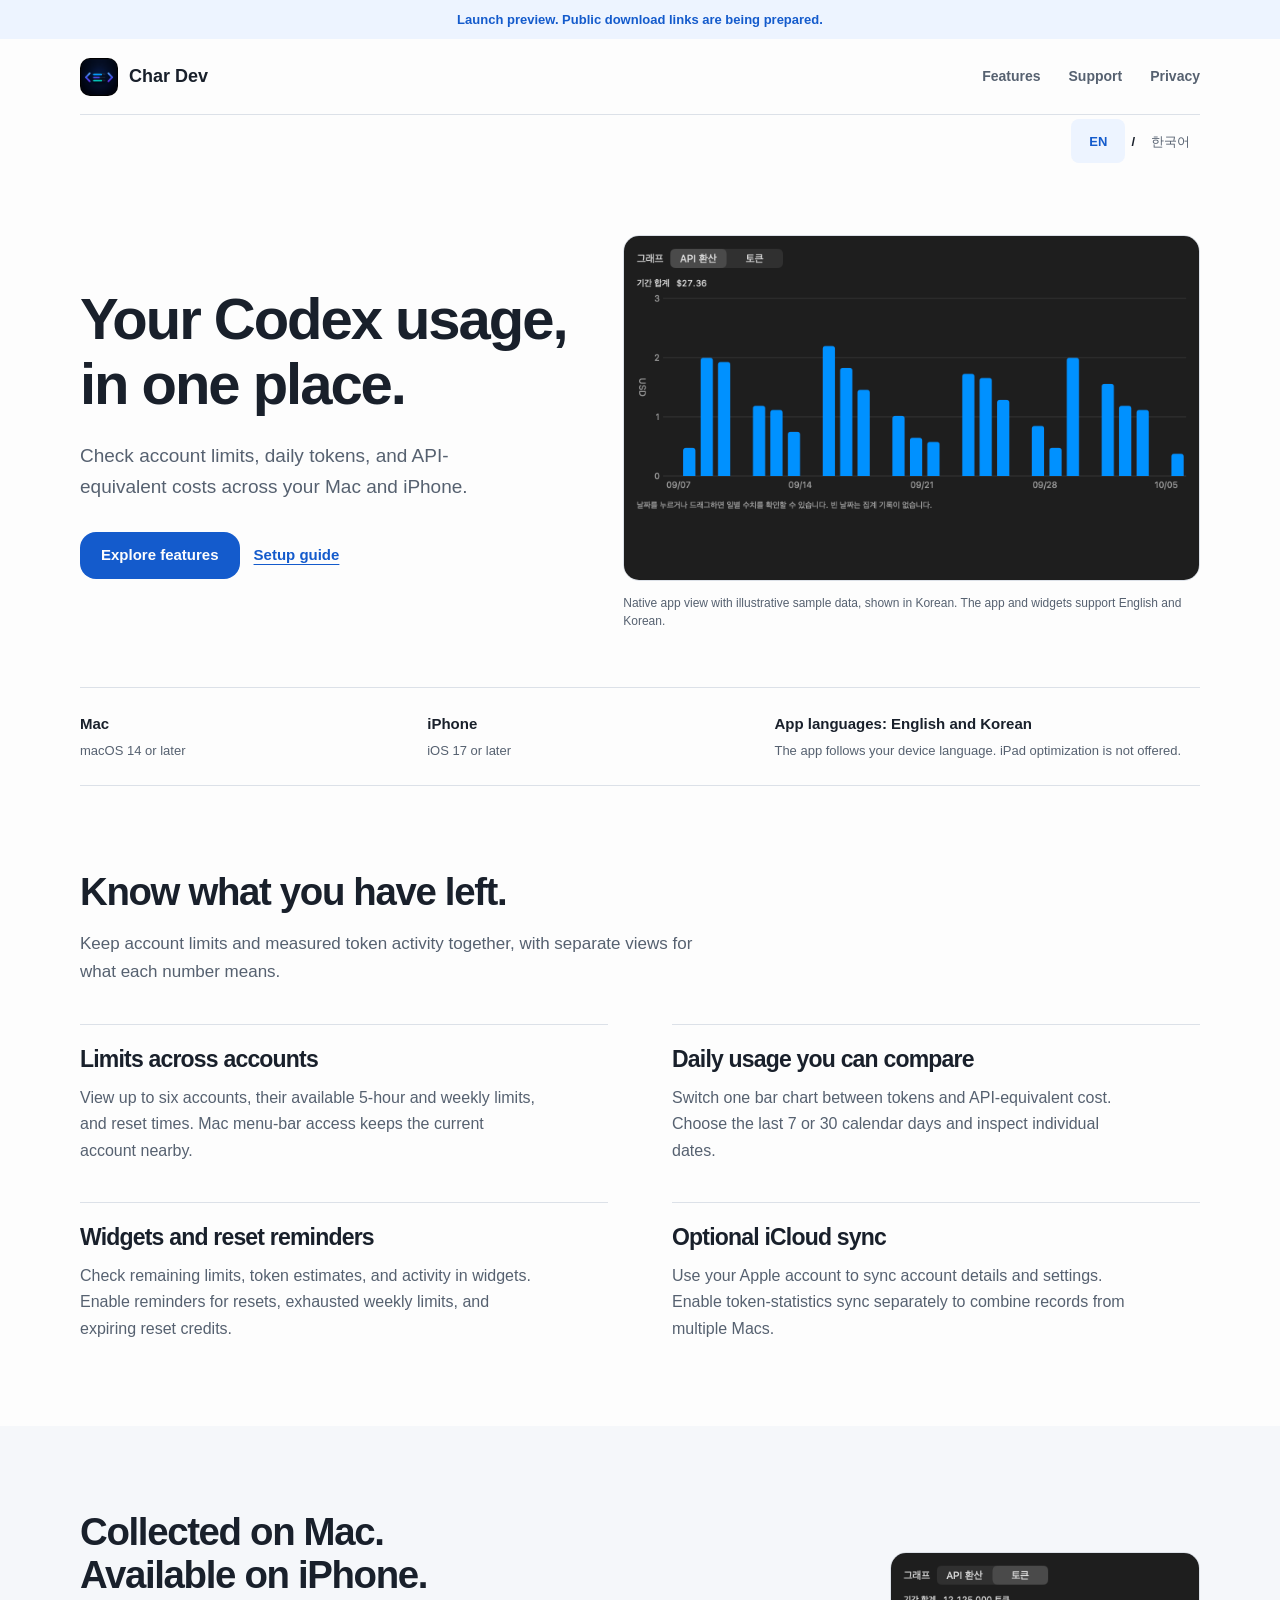
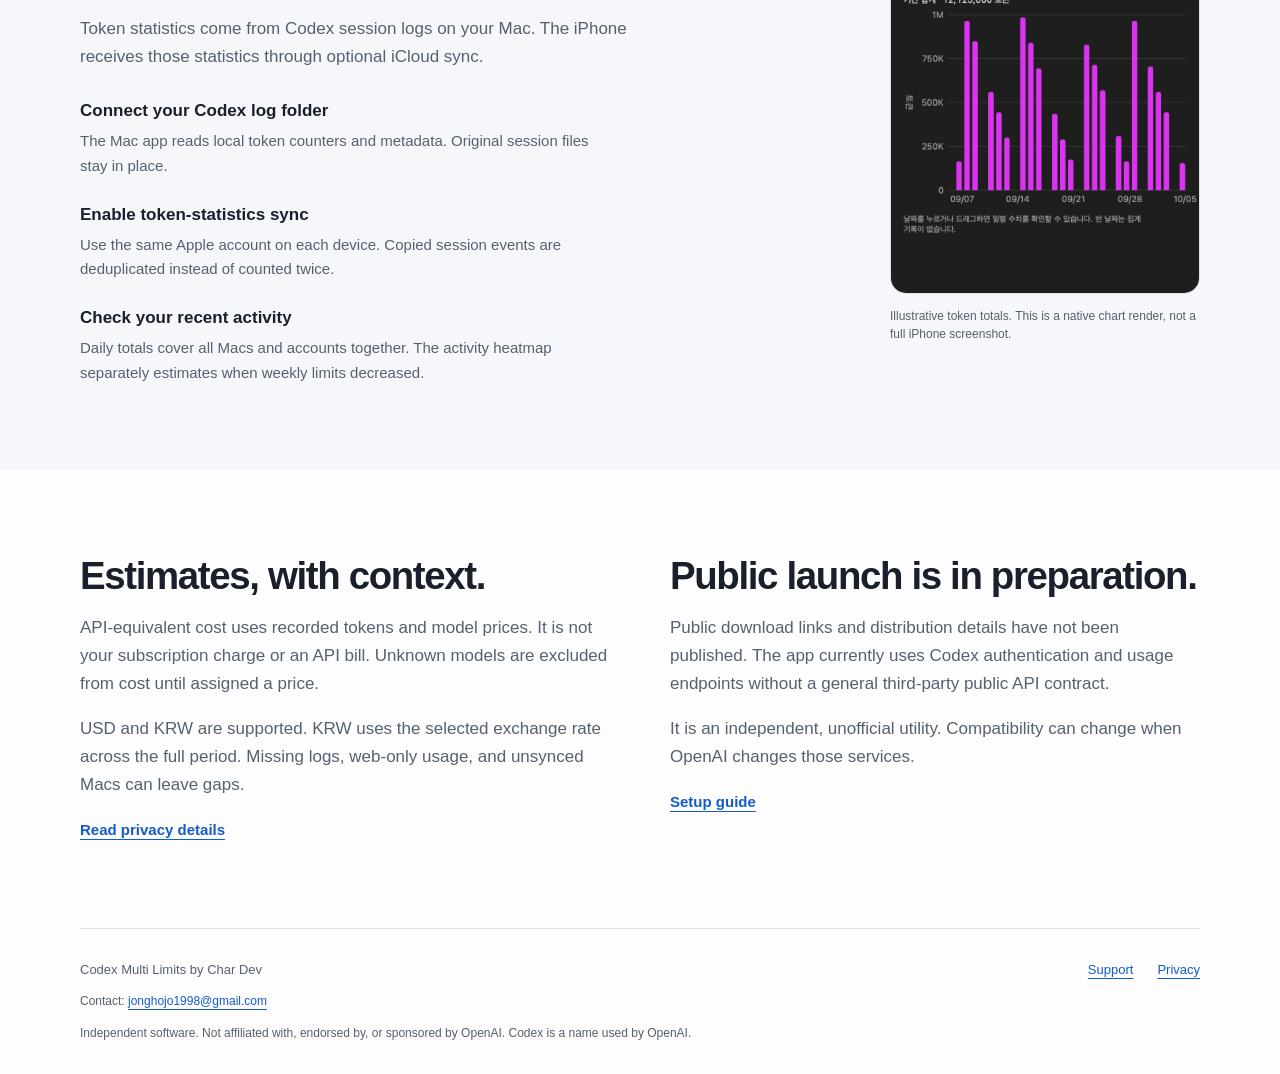
<file: index.html>
<!doctype html>
<html lang="en">
<head>
  <meta charset="utf-8">
  <meta name="viewport" content="width=device-width, initial-scale=1">
  <meta name="description" content="Codex Multi Limits is an independent Mac and iPhone utility for account limits, daily tokens, and API-equivalent cost estimates. Public launch is being prepared.">
  <title>Codex Multi Limits | Char Dev</title>
  <link rel="icon" type="image/png" href="assets/app-icon.png">
  <link rel="stylesheet" href="assets/site.css">
  <link rel="alternate" hreflang="en" href="index.html">
  <link rel="alternate" hreflang="ko" href="ko/index.html">
</head>
<body>
  <a class="skip" href="#main">Skip to content</a>
  <div class="draft-bar">Launch preview. Public download links are being prepared.</div>
  <header class="header wrap">
    <a class="brand" href="index.html" aria-label="Char Dev home"><img src="assets/app-icon.png" width="180" height="180" alt=""><span>Char Dev</span></a>
    <nav aria-label="Main navigation"><a class="nav-features" href="#features">Features</a><a href="support.html">Support</a><a href="privacy.html">Privacy</a></nav>
  </header>
  <nav class="language-bar wrap" aria-label="Website language"><a href="index.html" lang="en" hreflang="en" aria-current="true">EN</a><span aria-hidden="true">/</span><a href="ko/index.html" lang="ko" hreflang="ko">한국어</a></nav>
  <main id="main">
    <section class="hero wrap" aria-labelledby="hero-title">
      <div class="hero-copy">
        <h1 id="hero-title">Your Codex usage,<br>in one place.</h1>
        <p>Check account limits, daily tokens, and API-equivalent costs across your Mac and iPhone.</p>
        <div class="actions"><a class="button" href="#features">Explore features</a><a class="quiet-link" href="support.html">Setup guide</a></div>
      </div>
      <figure>
        <div class="product-image"><img src="assets/sample-api-chart.png" width="1440" height="860" alt="Native daily API-equivalent cost chart with independent blue bars over 30 days, using illustrative sample data." fetchpriority="high"></div>
        <figcaption>Native app view with illustrative sample data, shown in Korean. The app and widgets support English and Korean.</figcaption>
      </figure>
    </section>
    <div class="compatibility wrap" aria-label="Compatibility and current language">
      <div><strong>Mac</strong><span>macOS 14 or later</span></div>
      <div><strong>iPhone</strong><span>iOS 17 or later</span></div>
      <div><strong>App languages: English and Korean</strong><span>The app follows your device language. iPad optimization is not offered.</span></div>
    </div>
    <section class="section wrap" id="features" aria-labelledby="features-title">
      <div class="section-intro"><h2 id="features-title">Know what you have left.</h2><p>Keep account limits and measured token activity together, with separate views for what each number means.</p></div>
      <div class="features">
        <article class="feature"><h3>Limits across accounts</h3><p>View up to six accounts, their available 5-hour and weekly limits, and reset times. Mac menu-bar access keeps the current account nearby.</p></article>
        <article class="feature"><h3>Daily usage you can compare</h3><p>Switch one bar chart between tokens and API-equivalent cost. Choose the last 7 or 30 calendar days and inspect individual dates.</p></article>
        <article class="feature"><h3>Widgets and reset reminders</h3><p>Check remaining limits, token estimates, and activity in widgets. Enable reminders for resets, exhausted weekly limits, and expiring reset credits.</p></article>
        <article class="feature"><h3>Optional iCloud sync</h3><p>Use your Apple account to sync account details and settings. Enable token-statistics sync separately to combine records from multiple Macs.</p></article>
      </div>
    </section>
    <section class="section workflow" aria-labelledby="workflow-title">
      <div class="wrap workflow-grid">
        <div class="workflow-copy"><h2 id="workflow-title">Collected on Mac.<br>Available on iPhone.</h2><p>Token statistics come from Codex session logs on your Mac. The iPhone receives those statistics through optional iCloud sync.</p>
          <ul class="steps">
            <li><strong>Connect your Codex log folder</strong><span>The Mac app reads local token counters and metadata. Original session files stay in place.</span></li>
            <li><strong>Enable token-statistics sync</strong><span>Use the same Apple account on each device. Copied session events are deduplicated instead of counted twice.</span></li>
            <li><strong>Check your recent activity</strong><span>Daily totals cover all Macs and accounts together. The activity heatmap separately estimates when weekly limits decreased.</span></li>
          </ul>
        </div>
        <figure class="phone-figure"><div class="product-image"><img src="assets/sample-token-chart.png" width="780" height="860" alt="Native 30-day token bar chart with illustrative sample data at a narrow layout width." loading="lazy"></div><figcaption>Illustrative token totals. This is a native chart render, not a full iPhone screenshot.</figcaption></figure>
      </div>
    </section>
    <section class="section wrap notes" aria-label="Estimates and availability">
      <div><h2>Estimates, with context.</h2><p>API-equivalent cost uses recorded tokens and model prices. It is not your subscription charge or an API bill. Unknown models are excluded from cost until assigned a price.</p><p>USD and KRW are supported. KRW uses the selected exchange rate across the full period. Missing logs, web-only usage, and unsynced Macs can leave gaps.</p><a href="privacy.html">Read privacy details</a></div>
      <div><h2>Public launch is in preparation.</h2><p>Public download links and distribution details have not been published. The app currently uses Codex authentication and usage endpoints without a general third-party public API contract.</p><p>It is an independent, unofficial utility. Compatibility can change when OpenAI changes those services.</p><a href="support.html">Setup guide</a></div>
    </section>
  </main>
  <footer class="footer wrap"><div class="footer-top"><span>Codex Multi Limits by Char Dev</span><div class="footer-links"><a href="support.html">Support</a><a href="privacy.html">Privacy</a></div></div><p>Contact: <a href="mailto:jonghojo1998@gmail.com">jonghojo1998@gmail.com</a></p><p>Independent software. Not affiliated with, endorsed by, or sponsored by OpenAI. Codex is a name used by OpenAI.</p></footer>
</body>
</html>
</file>
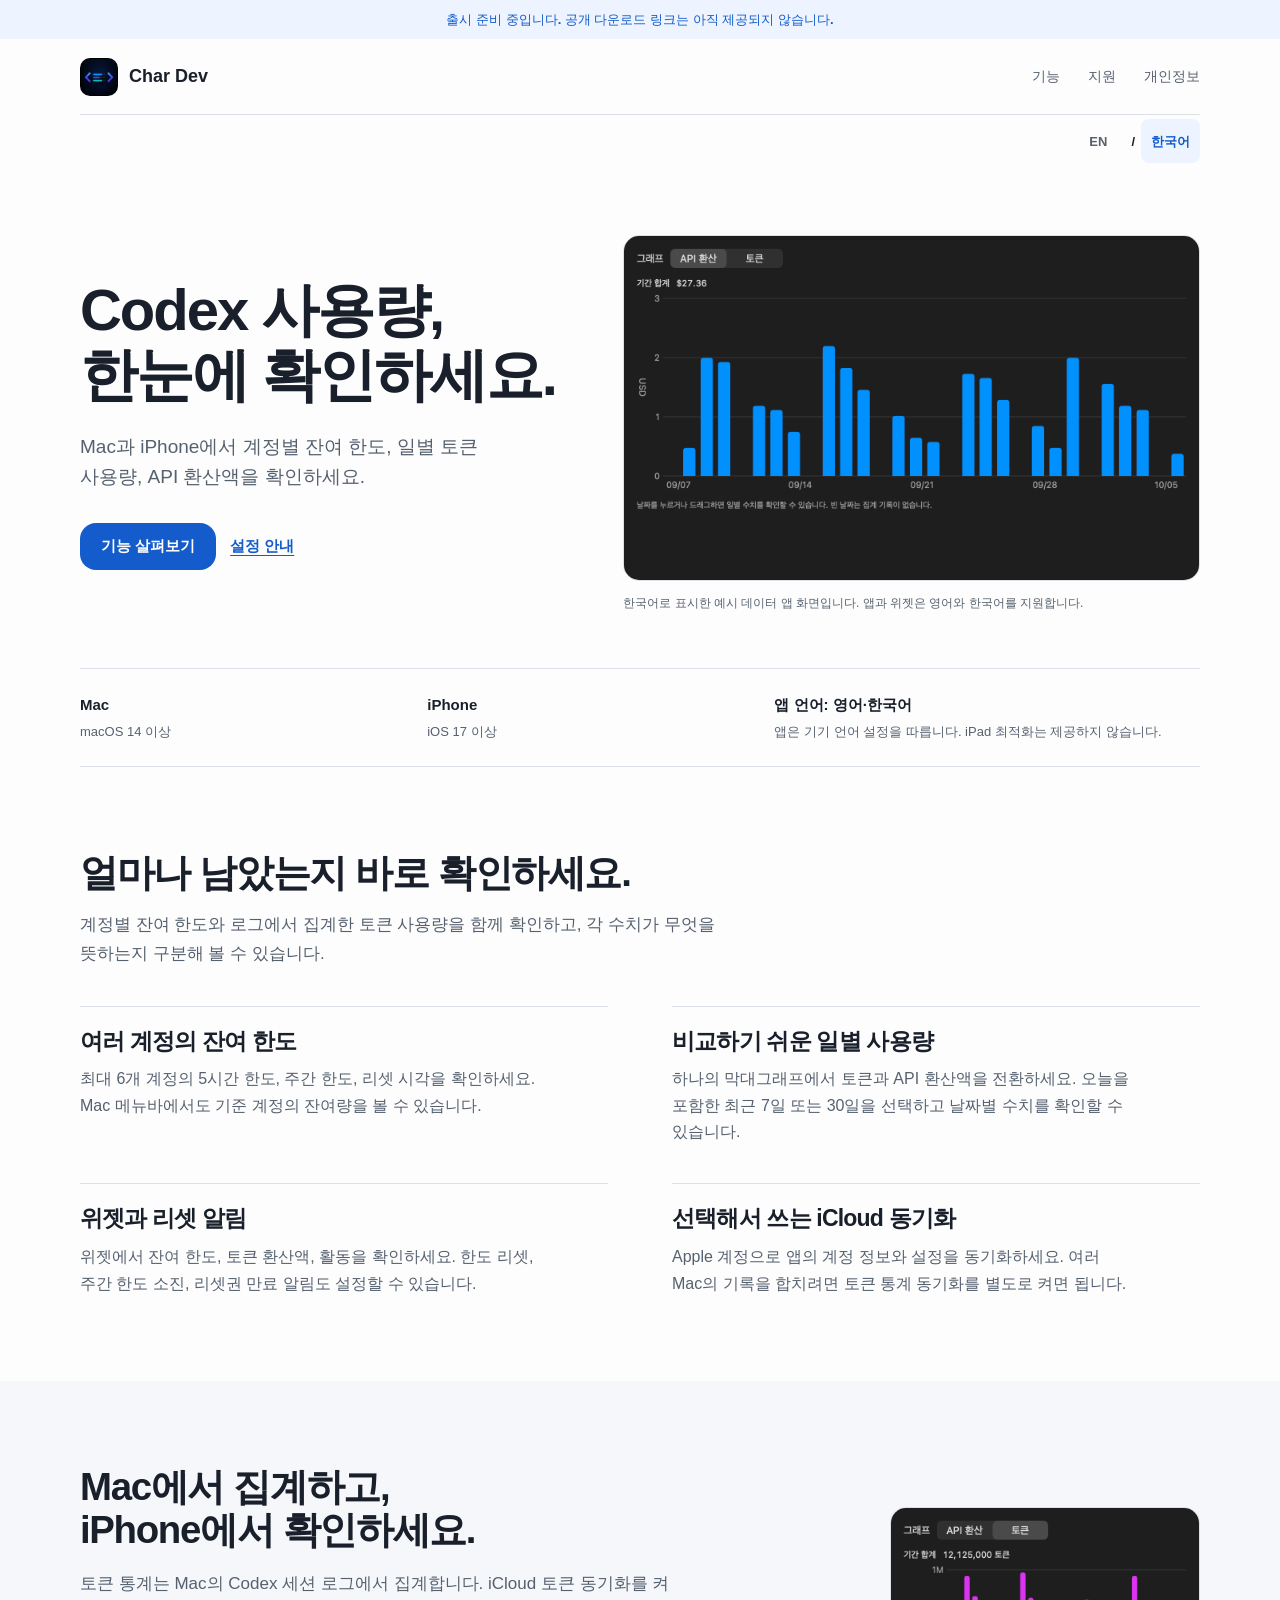
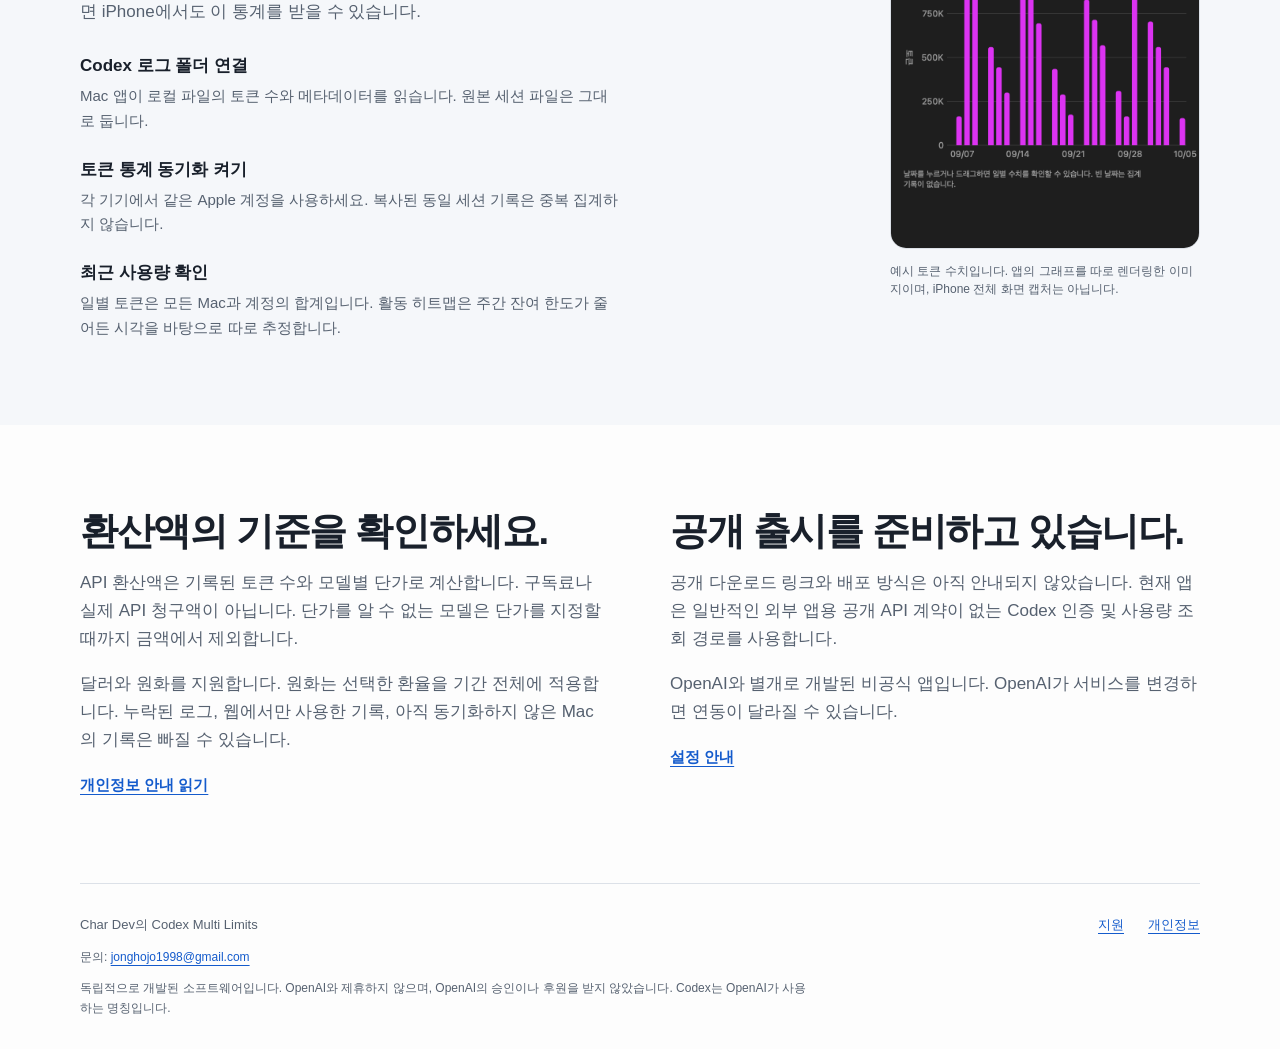
<file: ko/index.html>
<!doctype html>
<html lang="ko">
<head>
  <meta charset="utf-8">
  <meta name="viewport" content="width=device-width, initial-scale=1">
  <meta name="description" content="Codex Multi Limits는 Mac과 iPhone에서 계정별 한도, 일별 토큰 사용량, API 환산액을 확인하는 독립 앱입니다. 공개 출시를 준비하고 있습니다.">
  <title>Codex Multi Limits | Char Dev</title>
  <link rel="icon" type="image/png" href="../assets/app-icon.png">
  <link rel="stylesheet" href="../assets/site.css">
  <link rel="alternate" hreflang="en" href="../index.html">
  <link rel="alternate" hreflang="ko" href="index.html">
</head>
<body>
  <a class="skip" href="#main">본문으로 건너뛰기</a>
  <div class="draft-bar">출시 준비 중입니다. 공개 다운로드 링크는 아직 제공되지 않습니다.</div>
  <header class="header wrap">
    <a class="brand" href="index.html" aria-label="Char Dev 홈"><img src="../assets/app-icon.png" width="180" height="180" alt=""><span>Char Dev</span></a>
    <nav aria-label="주 메뉴"><a class="nav-features" href="#features">기능</a><a href="support.html">지원</a><a href="privacy.html">개인정보</a></nav>
  </header>
  <nav class="language-bar wrap" aria-label="웹사이트 언어"><a href="../index.html" lang="en" hreflang="en">EN</a><span aria-hidden="true">/</span><a href="index.html" lang="ko" hreflang="ko" aria-current="true">한국어</a></nav>
  <main id="main">
    <section class="hero wrap" aria-labelledby="hero-title">
      <div class="hero-copy">
        <h1 id="hero-title">Codex 사용량,<br>한눈에 확인하세요.</h1>
        <p>Mac과 iPhone에서 계정별 잔여 한도, 일별 토큰 사용량, API 환산액을 확인하세요.</p>
        <div class="actions"><a class="button" href="#features">기능 살펴보기</a><a class="quiet-link" href="support.html">설정 안내</a></div>
      </div>
      <figure>
        <div class="product-image"><img src="../assets/sample-api-chart.png" width="1440" height="860" alt="예시 데이터로 그린 최근 30일 API 환산액 그래프. 날짜별 값이 서로 연결되지 않은 파란 막대로 표시됩니다." fetchpriority="high"></div>
        <figcaption>한국어로 표시한 예시 데이터 앱 화면입니다. 앱과 위젯은 영어와 한국어를 지원합니다.</figcaption>
      </figure>
    </section>
    <div class="compatibility wrap" aria-label="지원 기기와 현재 언어">
      <div><strong>Mac</strong><span>macOS 14 이상</span></div>
      <div><strong>iPhone</strong><span>iOS 17 이상</span></div>
      <div><strong>앱 언어: 영어·한국어</strong><span>앱은 기기 언어 설정을 따릅니다. iPad 최적화는 제공하지 않습니다.</span></div>
    </div>
    <section class="section wrap" id="features" aria-labelledby="features-title">
      <div class="section-intro"><h2 id="features-title">얼마나 남았는지 바로 확인하세요.</h2><p>계정별 잔여 한도와 로그에서 집계한 토큰 사용량을 함께 확인하고, 각 수치가 무엇을 뜻하는지 구분해 볼 수 있습니다.</p></div>
      <div class="features">
        <article class="feature"><h3>여러 계정의 잔여 한도</h3><p>최대 6개 계정의 5시간 한도, 주간 한도, 리셋 시각을 확인하세요. Mac 메뉴바에서도 기준 계정의 잔여량을 볼 수 있습니다.</p></article>
        <article class="feature"><h3>비교하기 쉬운 일별 사용량</h3><p>하나의 막대그래프에서 토큰과 API 환산액을 전환하세요. 오늘을 포함한 최근 7일 또는 30일을 선택하고 날짜별 수치를 확인할 수 있습니다.</p></article>
        <article class="feature"><h3>위젯과 리셋 알림</h3><p>위젯에서 잔여 한도, 토큰 환산액, 활동을 확인하세요. 한도 리셋, 주간 한도 소진, 리셋권 만료 알림도 설정할 수 있습니다.</p></article>
        <article class="feature"><h3>선택해서 쓰는 iCloud 동기화</h3><p>Apple 계정으로 앱의 계정 정보와 설정을 동기화하세요. 여러 Mac의 기록을 합치려면 토큰 통계 동기화를 별도로 켜면 됩니다.</p></article>
      </div>
    </section>
    <section class="section workflow" aria-labelledby="workflow-title">
      <div class="wrap workflow-grid">
        <div class="workflow-copy"><h2 id="workflow-title">Mac에서 집계하고,<br>iPhone에서 확인하세요.</h2><p>토큰 통계는 Mac의 Codex 세션 로그에서 집계합니다. iCloud 토큰 동기화를 켜면 iPhone에서도 이 통계를 받을 수 있습니다.</p>
          <ul class="steps">
            <li><strong>Codex 로그 폴더 연결</strong><span>Mac 앱이 로컬 파일의 토큰 수와 메타데이터를 읽습니다. 원본 세션 파일은 그대로 둡니다.</span></li>
            <li><strong>토큰 통계 동기화 켜기</strong><span>각 기기에서 같은 Apple 계정을 사용하세요. 복사된 동일 세션 기록은 중복 집계하지 않습니다.</span></li>
            <li><strong>최근 사용량 확인</strong><span>일별 토큰은 모든 Mac과 계정의 합계입니다. 활동 히트맵은 주간 잔여 한도가 줄어든 시각을 바탕으로 따로 추정합니다.</span></li>
          </ul>
        </div>
        <figure class="phone-figure"><div class="product-image"><img src="../assets/sample-token-chart.png" width="780" height="860" alt="예시 데이터로 그린 최근 30일 토큰 사용량 막대그래프. 좁은 화면에서 보이는 구성을 보여 줍니다." loading="lazy"></div><figcaption>예시 토큰 수치입니다. 앱의 그래프를 따로 렌더링한 이미지이며, iPhone 전체 화면 캡처는 아닙니다.</figcaption></figure>
      </div>
    </section>
    <section class="section wrap notes" aria-label="환산 기준과 출시 안내">
      <div><h2>환산액의 기준을 확인하세요.</h2><p>API 환산액은 기록된 토큰 수와 모델별 단가로 계산합니다. 구독료나 실제 API 청구액이 아닙니다. 단가를 알 수 없는 모델은 단가를 지정할 때까지 금액에서 제외합니다.</p><p>달러와 원화를 지원합니다. 원화는 선택한 환율을 기간 전체에 적용합니다. 누락된 로그, 웹에서만 사용한 기록, 아직 동기화하지 않은 Mac의 기록은 빠질 수 있습니다.</p><a href="privacy.html">개인정보 안내 읽기</a></div>
      <div><h2>공개 출시를 준비하고 있습니다.</h2><p>공개 다운로드 링크와 배포 방식은 아직 안내되지 않았습니다. 현재 앱은 일반적인 외부 앱용 공개 API 계약이 없는 Codex 인증 및 사용량 조회 경로를 사용합니다.</p><p>OpenAI와 별개로 개발된 비공식 앱입니다. OpenAI가 서비스를 변경하면 연동이 달라질 수 있습니다.</p><a href="support.html">설정 안내</a></div>
    </section>
  </main>
  <footer class="footer wrap"><div class="footer-top"><span>Char Dev의 Codex Multi Limits</span><div class="footer-links"><a href="support.html">지원</a><a href="privacy.html">개인정보</a></div></div><p>문의: <a href="mailto:jonghojo1998@gmail.com">jonghojo1998@gmail.com</a></p><p>독립적으로 개발된 소프트웨어입니다. OpenAI와 제휴하지 않으며, OpenAI의 승인이나 후원을 받지 않았습니다. Codex는 OpenAI가 사용하는 명칭입니다.</p></footer>
</body>
</html>
</file>
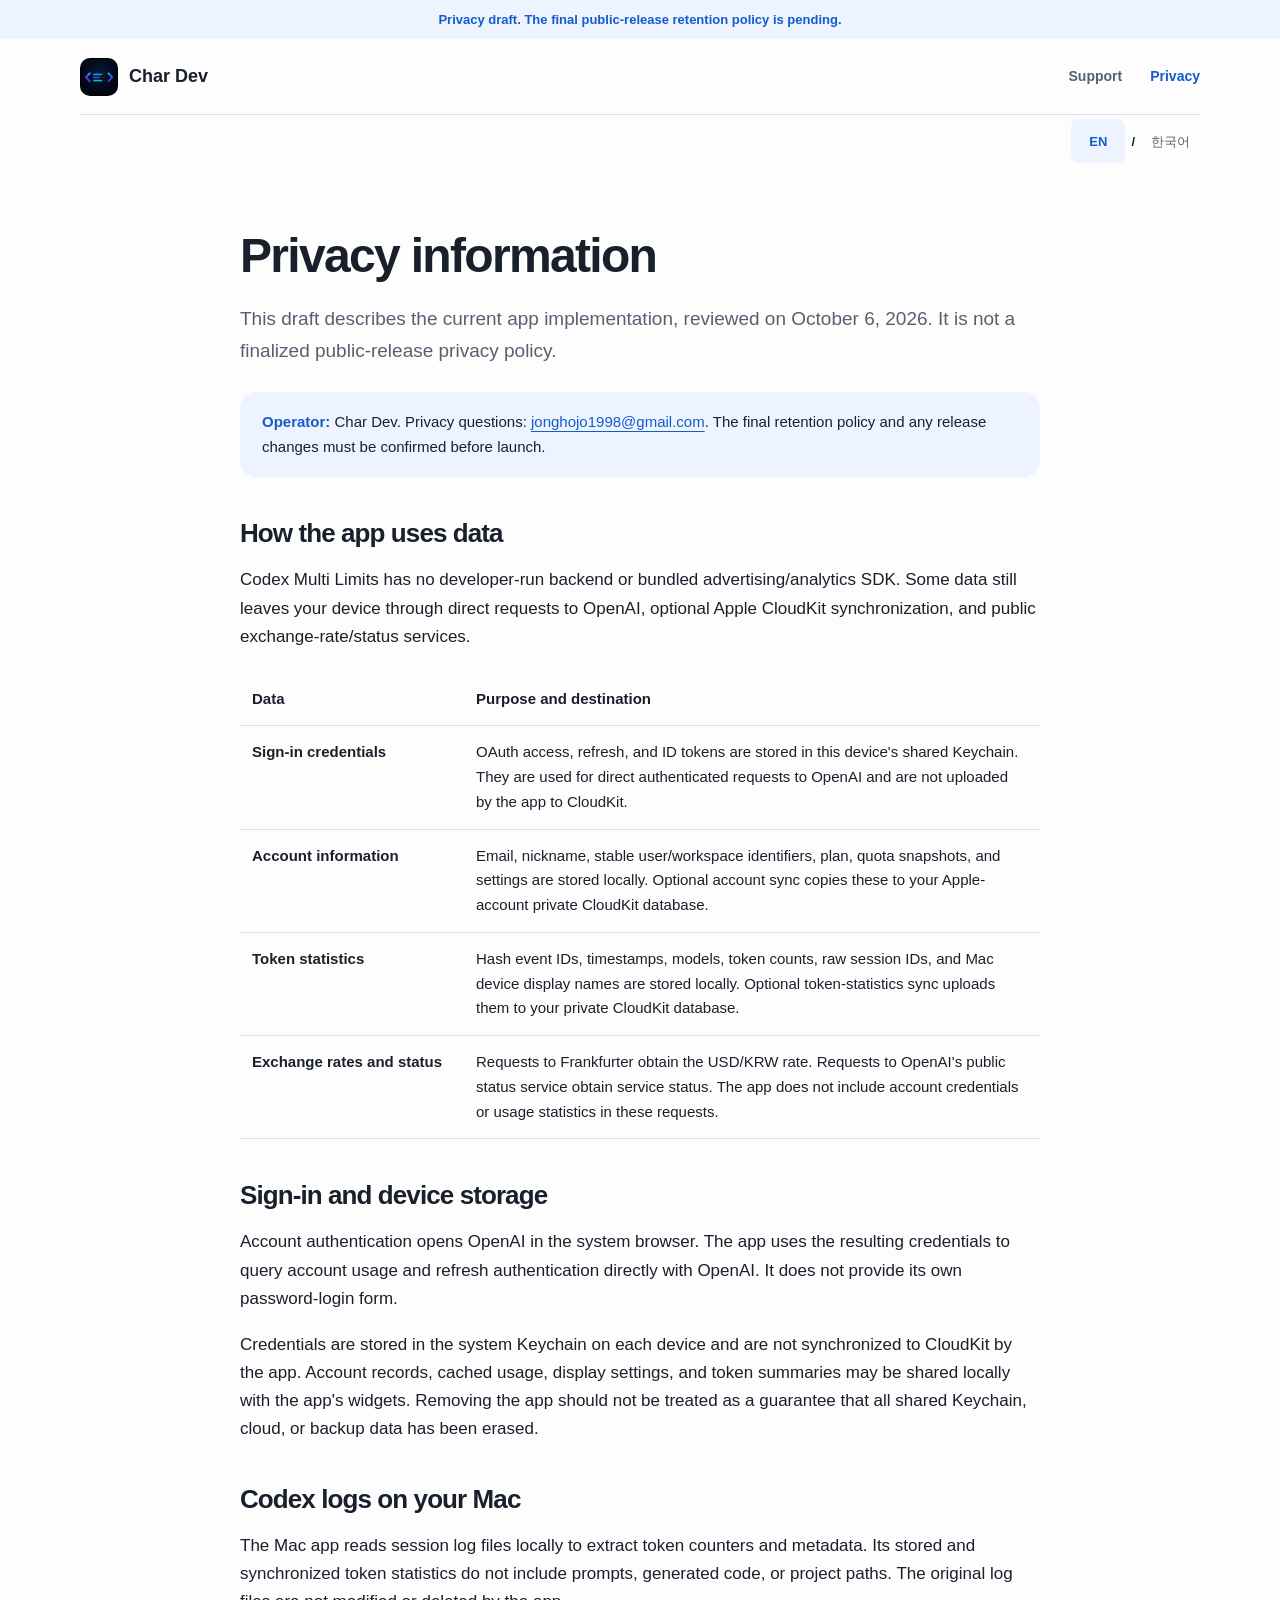
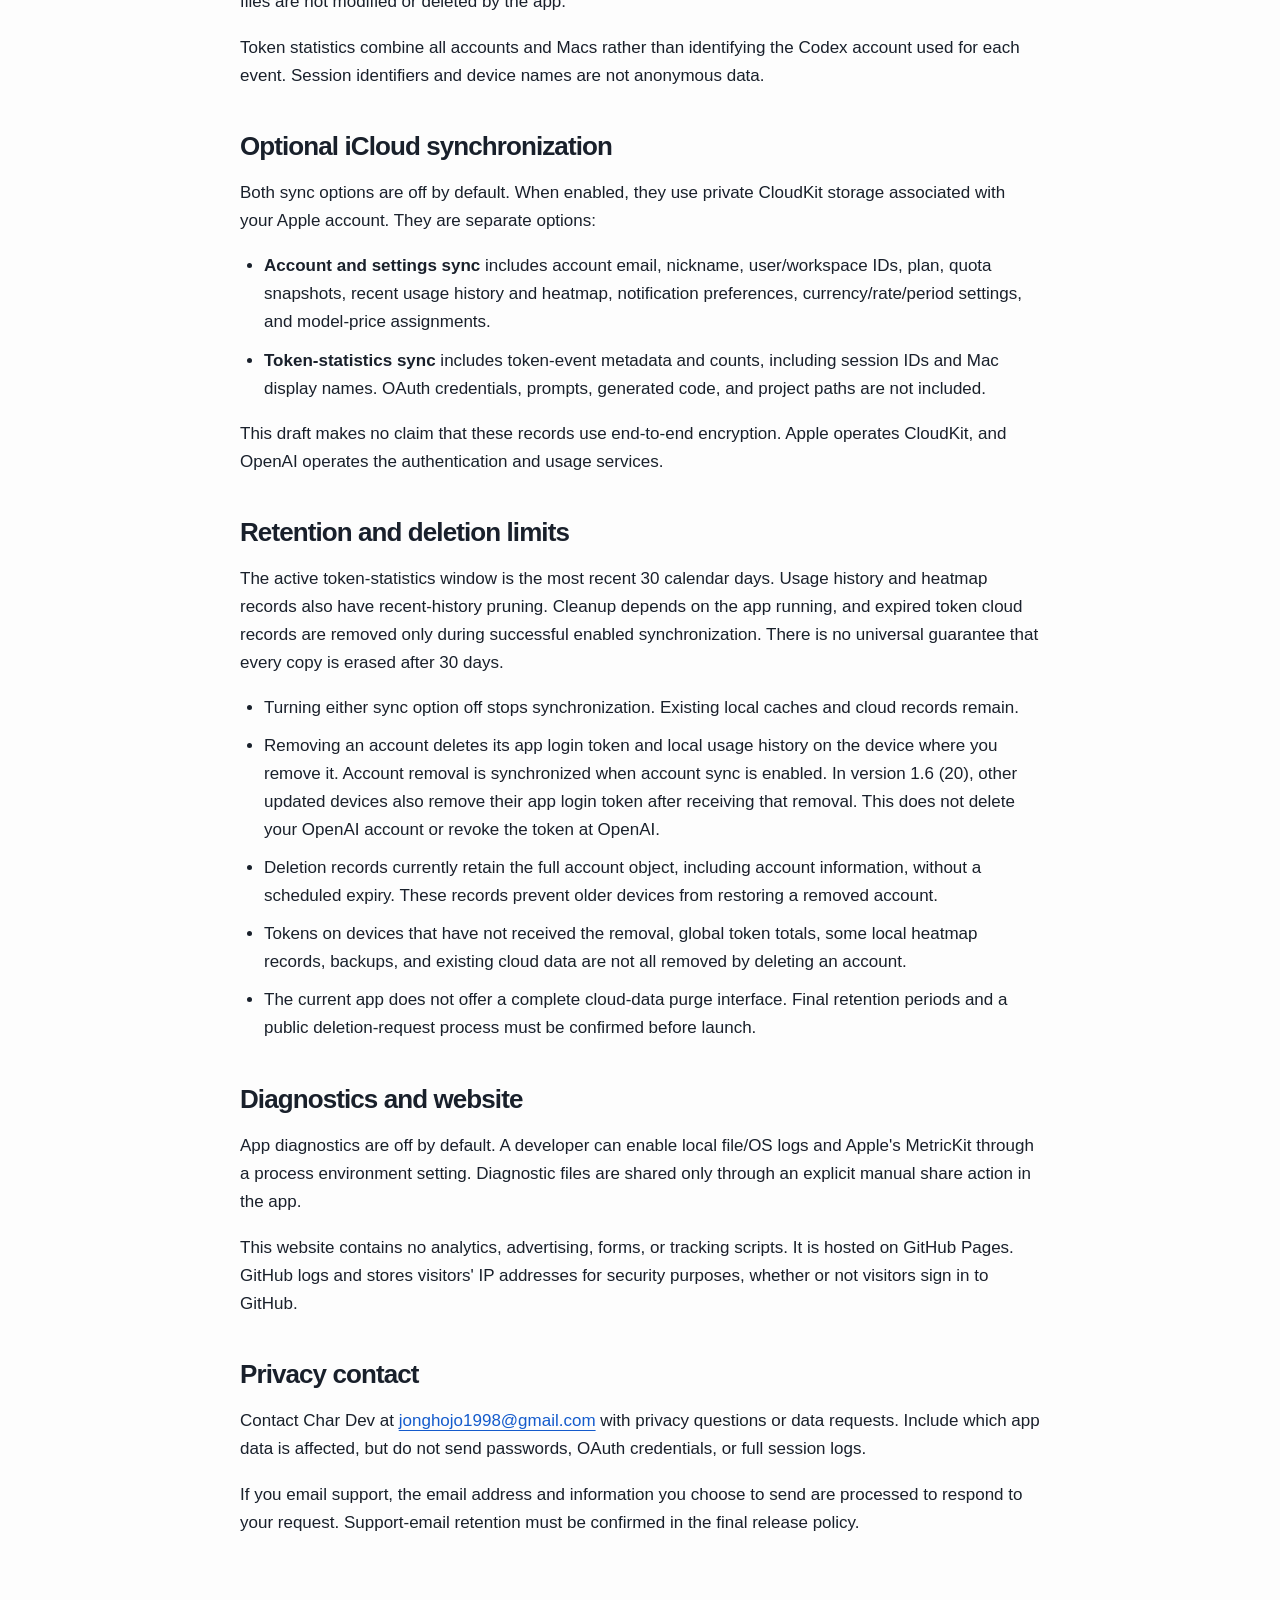
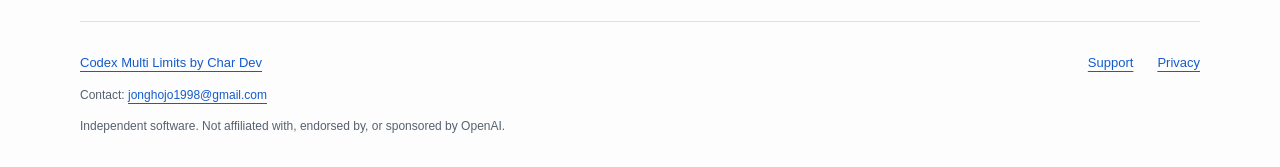
<file: privacy.html>
<!doctype html>
<html lang="en">
<head>
  <meta charset="utf-8"><meta name="viewport" content="width=device-width, initial-scale=1">
  <meta name="description" content="Draft privacy information for Codex Multi Limits, covering device Keychain storage, direct OpenAI requests, optional CloudKit synchronization, and current deletion limits.">
  <title>Privacy draft | Codex Multi Limits by Char Dev</title>
  <link rel="icon" type="image/png" href="assets/app-icon.png"><link rel="stylesheet" href="assets/site.css">
  <link rel="alternate" hreflang="en" href="privacy.html">
  <link rel="alternate" hreflang="ko" href="ko/privacy.html">
</head>
<body>
  <a class="skip" href="#main">Skip to content</a>
  <div class="draft-bar">Privacy draft. The final public-release retention policy is pending.</div>
  <header class="header wrap"><a class="brand" href="index.html" aria-label="Char Dev home"><img src="assets/app-icon.png" width="180" height="180" alt=""><span>Char Dev</span></a><nav aria-label="Main navigation"><a href="support.html">Support</a><a href="privacy.html" aria-current="page">Privacy</a></nav></header>
  <nav class="language-bar wrap" aria-label="Website language"><a href="privacy.html" lang="en" hreflang="en" aria-current="true">EN</a><span aria-hidden="true">/</span><a href="ko/privacy.html" lang="ko" hreflang="ko">한국어</a></nav>
  <main id="main" class="document">
    <h1>Privacy information</h1>
    <p class="lead">This draft describes the current app implementation, reviewed on October 6, 2026. It is not a finalized public-release privacy policy.</p>
    <div class="notice"><strong>Operator:</strong> Char Dev. Privacy questions: <a href="mailto:jonghojo1998@gmail.com">jonghojo1998@gmail.com</a>. The final retention policy and any release changes must be confirmed before launch.</div>
    <section aria-labelledby="overview-title"><h2 id="overview-title">How the app uses data</h2><p>Codex Multi Limits has no developer-run backend or bundled advertising/analytics SDK. Some data still leaves your device through direct requests to OpenAI, optional Apple CloudKit synchronization, and public exchange-rate/status services.</p>
      <div class="table-scroll"><table><thead><tr><th scope="col">Data</th><th scope="col">Purpose and destination</th></tr></thead><tbody>
        <tr><td>Sign-in credentials</td><td>OAuth access, refresh, and ID tokens are stored in this device's shared Keychain. They are used for direct authenticated requests to OpenAI and are not uploaded by the app to CloudKit.</td></tr>
        <tr><td>Account information</td><td>Email, nickname, stable user/workspace identifiers, plan, quota snapshots, and settings are stored locally. Optional account sync copies these to your Apple-account private CloudKit database.</td></tr>
        <tr><td>Token statistics</td><td>Hash event IDs, timestamps, models, token counts, raw session IDs, and Mac device display names are stored locally. Optional token-statistics sync uploads them to your private CloudKit database.</td></tr>
        <tr><td>Exchange rates and status</td><td>Requests to Frankfurter obtain the USD/KRW rate. Requests to OpenAI's public status service obtain service status. The app does not include account credentials or usage statistics in these requests.</td></tr>
      </tbody></table></div>
    </section>
    <section aria-labelledby="login-title"><h2 id="login-title">Sign-in and device storage</h2><p>Account authentication opens OpenAI in the system browser. The app uses the resulting credentials to query account usage and refresh authentication directly with OpenAI. It does not provide its own password-login form.</p><p>Credentials are stored in the system Keychain on each device and are not synchronized to CloudKit by the app. Account records, cached usage, display settings, and token summaries may be shared locally with the app's widgets. Removing the app should not be treated as a guarantee that all shared Keychain, cloud, or backup data has been erased.</p></section>
    <section aria-labelledby="logs-title"><h2 id="logs-title">Codex logs on your Mac</h2><p>The Mac app reads session log files locally to extract token counters and metadata. Its stored and synchronized token statistics do not include prompts, generated code, or project paths. The original log files are not modified or deleted by the app.</p><p>Token statistics combine all accounts and Macs rather than identifying the Codex account used for each event. Session identifiers and device names are not anonymous data.</p></section>
    <section aria-labelledby="cloud-title"><h2 id="cloud-title">Optional iCloud synchronization</h2><p>Both sync options are off by default. When enabled, they use private CloudKit storage associated with your Apple account. They are separate options:</p>
      <ul><li><strong>Account and settings sync</strong> includes account email, nickname, user/workspace IDs, plan, quota snapshots, recent usage history and heatmap, notification preferences, currency/rate/period settings, and model-price assignments.</li><li><strong>Token-statistics sync</strong> includes token-event metadata and counts, including session IDs and Mac display names. OAuth credentials, prompts, generated code, and project paths are not included.</li></ul>
      <p>This draft makes no claim that these records use end-to-end encryption. Apple operates CloudKit, and OpenAI operates the authentication and usage services.</p>
    </section>
    <section id="retention" aria-labelledby="retention-title"><h2 id="retention-title">Retention and deletion limits</h2><p>The active token-statistics window is the most recent 30 calendar days. Usage history and heatmap records also have recent-history pruning. Cleanup depends on the app running, and expired token cloud records are removed only during successful enabled synchronization. There is no universal guarantee that every copy is erased after 30 days.</p>
      <ul><li>Turning either sync option off stops synchronization. Existing local caches and cloud records remain.</li><li>Removing an account deletes its app login token and local usage history on the device where you remove it. Account removal is synchronized when account sync is enabled. In version 1.6 (20), other updated devices also remove their app login token after receiving that removal. This does not delete your OpenAI account or revoke the token at OpenAI.</li><li>Deletion records currently retain the full account object, including account information, without a scheduled expiry. These records prevent older devices from restoring a removed account.</li><li>Tokens on devices that have not received the removal, global token totals, some local heatmap records, backups, and existing cloud data are not all removed by deleting an account.</li><li>The current app does not offer a complete cloud-data purge interface. Final retention periods and a public deletion-request process must be confirmed before launch.</li></ul>
    </section>
    <section aria-labelledby="diagnostics-title"><h2 id="diagnostics-title">Diagnostics and website</h2><p>App diagnostics are off by default. A developer can enable local file/OS logs and Apple's MetricKit through a process environment setting. Diagnostic files are shared only through an explicit manual share action in the app.</p><p>This website contains no analytics, advertising, forms, or tracking scripts. It is hosted on GitHub Pages. GitHub logs and stores visitors' IP addresses for security purposes, whether or not visitors sign in to GitHub.</p></section>
    <section id="contact" aria-labelledby="privacy-contact-title"><h2 id="privacy-contact-title">Privacy contact</h2><p>Contact Char Dev at <a href="mailto:jonghojo1998@gmail.com">jonghojo1998@gmail.com</a> with privacy questions or data requests. Include which app data is affected, but do not send passwords, OAuth credentials, or full session logs.</p><p>If you email support, the email address and information you choose to send are processed to respond to your request. Support-email retention must be confirmed in the final release policy.</p></section>
  </main>
  <footer class="footer wrap"><div class="footer-top"><a href="index.html">Codex Multi Limits by Char Dev</a><div class="footer-links"><a href="support.html">Support</a><a href="privacy.html">Privacy</a></div></div><p>Contact: <a href="mailto:jonghojo1998@gmail.com">jonghojo1998@gmail.com</a></p><p>Independent software. Not affiliated with, endorsed by, or sponsored by OpenAI.</p></footer>
</body>
</html>
</file>
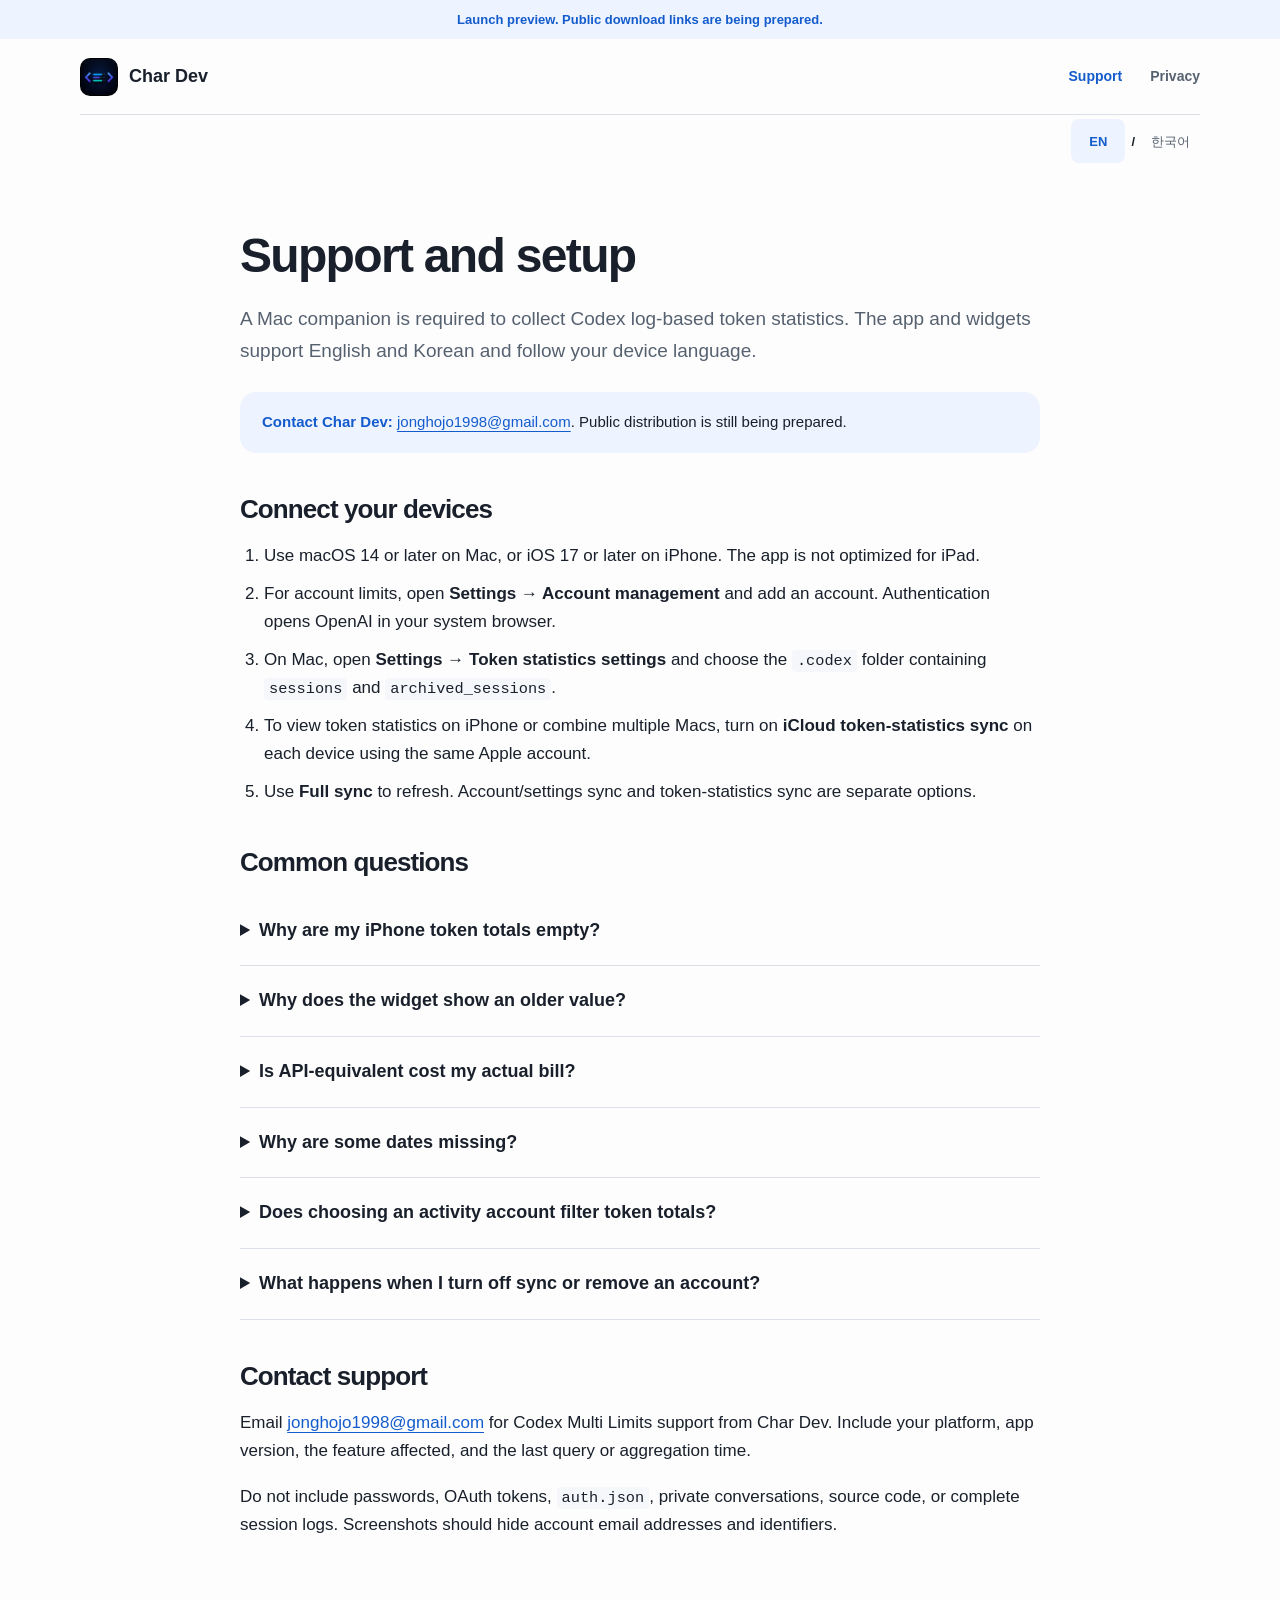
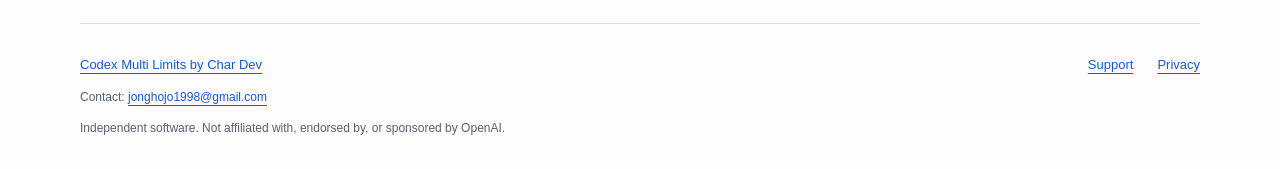
<file: support.html>
<!doctype html>
<html lang="en">
<head>
  <meta charset="utf-8"><meta name="viewport" content="width=device-width, initial-scale=1">
  <meta name="description" content="Setup and troubleshooting for Codex Multi Limits on Mac and iPhone. Contact Char Dev for support.">
  <title>Support | Codex Multi Limits by Char Dev</title>
  <link rel="icon" type="image/png" href="assets/app-icon.png"><link rel="stylesheet" href="assets/site.css">
  <link rel="alternate" hreflang="en" href="support.html">
  <link rel="alternate" hreflang="ko" href="ko/support.html">
</head>
<body>
  <a class="skip" href="#main">Skip to content</a>
  <div class="draft-bar">Launch preview. Public download links are being prepared.</div>
  <header class="header wrap"><a class="brand" href="index.html" aria-label="Char Dev home"><img src="assets/app-icon.png" width="180" height="180" alt=""><span>Char Dev</span></a><nav aria-label="Main navigation"><a href="support.html" aria-current="page">Support</a><a href="privacy.html">Privacy</a></nav></header>
  <nav class="language-bar wrap" aria-label="Website language"><a href="support.html" lang="en" hreflang="en" aria-current="true">EN</a><span aria-hidden="true">/</span><a href="ko/support.html" lang="ko" hreflang="ko">한국어</a></nav>
  <main id="main" class="document">
    <h1>Support and setup</h1>
    <p class="lead">A Mac companion is required to collect Codex log-based token statistics. The app and widgets support English and Korean and follow your device language.</p>
    <div class="notice"><strong>Contact Char Dev:</strong> <a href="mailto:jonghojo1998@gmail.com">jonghojo1998@gmail.com</a>. Public distribution is still being prepared.</div>
    <section aria-labelledby="setup-title"><h2 id="setup-title">Connect your devices</h2>
      <ol>
        <li>Use macOS 14 or later on Mac, or iOS 17 or later on iPhone. The app is not optimized for iPad.</li>
        <li>For account limits, open <strong>Settings → Account management</strong> and add an account. Authentication opens OpenAI in your system browser.</li>
        <li>On Mac, open <strong>Settings → Token statistics settings</strong> and choose the <code>.codex</code> folder containing <code>sessions</code> and <code>archived_sessions</code>.</li>
        <li>To view token statistics on iPhone or combine multiple Macs, turn on <strong>iCloud token-statistics sync</strong> on each device using the same Apple account.</li>
        <li>Use <strong>Full sync</strong> to refresh. Account/settings sync and token-statistics sync are separate options.</li>
      </ol>
    </section>
    <section aria-labelledby="faq-title"><h2 id="faq-title">Common questions</h2>
      <details><summary>Why are my iPhone token totals empty?</summary><p>The iPhone cannot read your Mac's Codex files directly. Connect the log folder on Mac, enable token-statistics sync on both devices, and refresh while the Mac app is running.</p></details>
      <details><summary>Why does the widget show an older value?</summary><p>The app requests widget updates, but Apple controls their final timing. Refresh the app and check the account query or token aggregation time. A sleeping Mac cannot upload new local records.</p></details>
      <details><summary>Is API-equivalent cost my actual bill?</summary><p>No. It is an estimate from recorded tokens and standard model prices. Subscription pricing, taxes, tools, long-context surcharges, and speed/service-tier premiums are excluded. Unknown models appear in tokens but not cost until you assign a price.</p></details>
      <details><summary>Why are some dates missing?</summary><p>Only available Codex log records are counted. Web-only usage, deleted source logs, and other Macs that have not synced can be missing. A blank day means no recorded data, not proof that you did not use Codex.</p></details>
      <details><summary>Does choosing an activity account filter token totals?</summary><p>No. Token totals and the daily chart combine all Macs and accounts. The account selector on the activity screen filters only the weekly-limit activity heatmap.</p></details>
      <details><summary>What happens when I turn off sync or remove an account?</summary><p>Turning off sync stops synchronization but does not delete existing caches or cloud records. Removing an account does not erase global token statistics or your OpenAI account. See the <a href="privacy.html#retention">retention and deletion details</a>.</p></details>
    </section>
    <section id="contact" aria-labelledby="contact-title"><h2 id="contact-title">Contact support</h2><p>Email <a href="mailto:jonghojo1998@gmail.com">jonghojo1998@gmail.com</a> for Codex Multi Limits support from Char Dev. Include your platform, app version, the feature affected, and the last query or aggregation time.</p><p>Do not include passwords, OAuth tokens, <code>auth.json</code>, private conversations, source code, or complete session logs. Screenshots should hide account email addresses and identifiers.</p></section>
  </main>
  <footer class="footer wrap"><div class="footer-top"><a href="index.html">Codex Multi Limits by Char Dev</a><div class="footer-links"><a href="support.html">Support</a><a href="privacy.html">Privacy</a></div></div><p>Contact: <a href="mailto:jonghojo1998@gmail.com">jonghojo1998@gmail.com</a></p><p>Independent software. Not affiliated with, endorsed by, or sponsored by OpenAI.</p></footer>
</body>
</html>
</file>
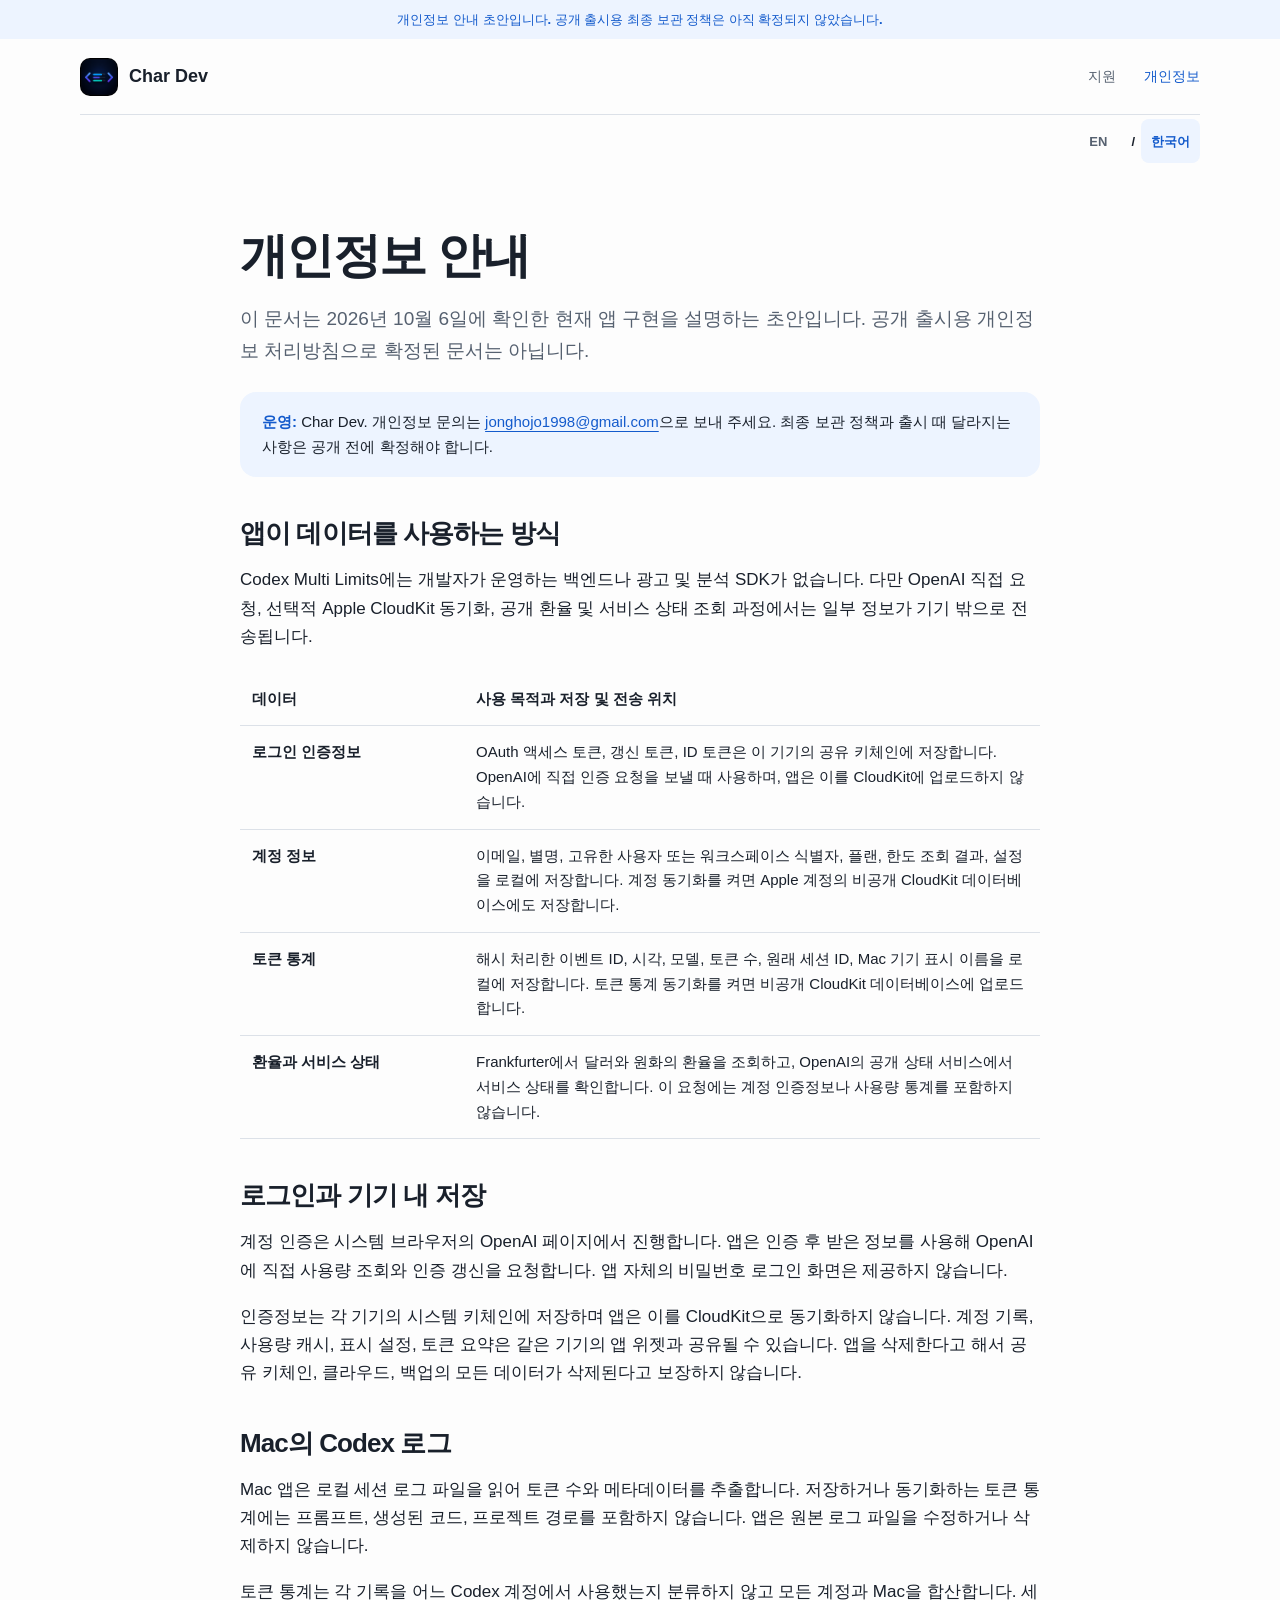
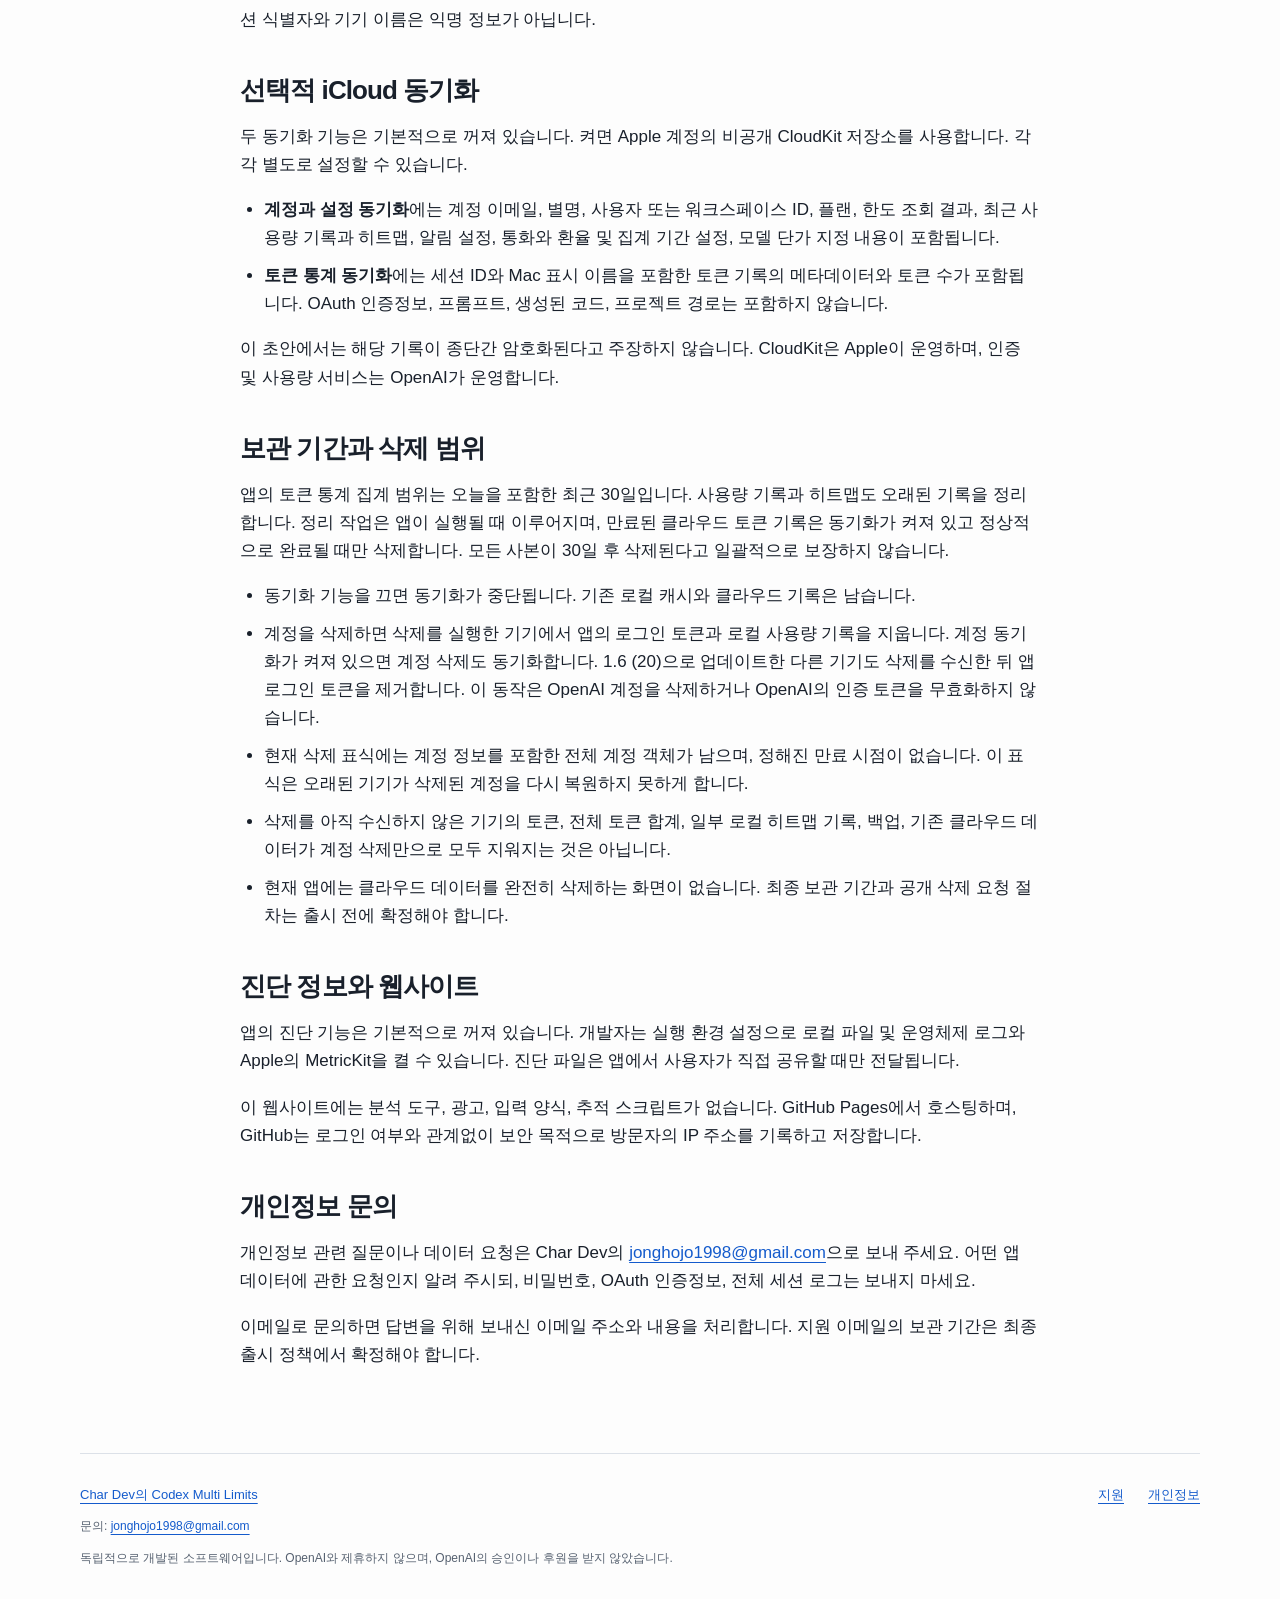
<file: ko/privacy.html>
<!doctype html>
<html lang="ko">
<head>
  <meta charset="utf-8"><meta name="viewport" content="width=device-width, initial-scale=1">
  <meta name="description" content="Codex Multi Limits 개인정보 안내 초안입니다. 기기 키체인 저장, OpenAI 직접 요청, 선택적 CloudKit 동기화와 현재 삭제 범위를 설명합니다.">
  <title>개인정보 안내 초안 | Char Dev의 Codex Multi Limits</title>
  <link rel="icon" type="image/png" href="../assets/app-icon.png"><link rel="stylesheet" href="../assets/site.css">
  <link rel="alternate" hreflang="en" href="../privacy.html">
  <link rel="alternate" hreflang="ko" href="privacy.html">
</head>
<body>
  <a class="skip" href="#main">본문으로 건너뛰기</a>
  <div class="draft-bar">개인정보 안내 초안입니다. 공개 출시용 최종 보관 정책은 아직 확정되지 않았습니다.</div>
  <header class="header wrap"><a class="brand" href="index.html" aria-label="Char Dev 홈"><img src="../assets/app-icon.png" width="180" height="180" alt=""><span>Char Dev</span></a><nav aria-label="주 메뉴"><a href="support.html">지원</a><a href="privacy.html" aria-current="page">개인정보</a></nav></header>
  <nav class="language-bar wrap" aria-label="웹사이트 언어"><a href="../privacy.html" lang="en" hreflang="en">EN</a><span aria-hidden="true">/</span><a href="privacy.html" lang="ko" hreflang="ko" aria-current="true">한국어</a></nav>
  <main id="main" class="document">
    <h1>개인정보 안내</h1>
    <p class="lead">이 문서는 2026년 10월 6일에 확인한 현재 앱 구현을 설명하는 초안입니다. 공개 출시용 개인정보 처리방침으로 확정된 문서는 아닙니다.</p>
    <div class="notice"><strong>운영:</strong> Char Dev. 개인정보 문의는 <a href="mailto:jonghojo1998@gmail.com">jonghojo1998@gmail.com</a>으로 보내 주세요. 최종 보관 정책과 출시 때 달라지는 사항은 공개 전에 확정해야 합니다.</div>
    <section aria-labelledby="overview-title"><h2 id="overview-title">앱이 데이터를 사용하는 방식</h2><p>Codex Multi Limits에는 개발자가 운영하는 백엔드나 광고 및 분석 SDK가 없습니다. 다만 OpenAI 직접 요청, 선택적 Apple CloudKit 동기화, 공개 환율 및 서비스 상태 조회 과정에서는 일부 정보가 기기 밖으로 전송됩니다.</p>
      <div class="table-scroll"><table><thead><tr><th scope="col">데이터</th><th scope="col">사용 목적과 저장 및 전송 위치</th></tr></thead><tbody>
        <tr><td>로그인 인증정보</td><td>OAuth 액세스 토큰, 갱신 토큰, ID 토큰은 이 기기의 공유 키체인에 저장합니다. OpenAI에 직접 인증 요청을 보낼 때 사용하며, 앱은 이를 CloudKit에 업로드하지 않습니다.</td></tr>
        <tr><td>계정 정보</td><td>이메일, 별명, 고유한 사용자 또는 워크스페이스 식별자, 플랜, 한도 조회 결과, 설정을 로컬에 저장합니다. 계정 동기화를 켜면 Apple 계정의 비공개 CloudKit 데이터베이스에도 저장합니다.</td></tr>
        <tr><td>토큰 통계</td><td>해시 처리한 이벤트 ID, 시각, 모델, 토큰 수, 원래 세션 ID, Mac 기기 표시 이름을 로컬에 저장합니다. 토큰 통계 동기화를 켜면 비공개 CloudKit 데이터베이스에 업로드합니다.</td></tr>
        <tr><td>환율과 서비스 상태</td><td>Frankfurter에서 달러와 원화의 환율을 조회하고, OpenAI의 공개 상태 서비스에서 서비스 상태를 확인합니다. 이 요청에는 계정 인증정보나 사용량 통계를 포함하지 않습니다.</td></tr>
      </tbody></table></div>
    </section>
    <section aria-labelledby="login-title"><h2 id="login-title">로그인과 기기 내 저장</h2><p>계정 인증은 시스템 브라우저의 OpenAI 페이지에서 진행합니다. 앱은 인증 후 받은 정보를 사용해 OpenAI에 직접 사용량 조회와 인증 갱신을 요청합니다. 앱 자체의 비밀번호 로그인 화면은 제공하지 않습니다.</p><p>인증정보는 각 기기의 시스템 키체인에 저장하며 앱은 이를 CloudKit으로 동기화하지 않습니다. 계정 기록, 사용량 캐시, 표시 설정, 토큰 요약은 같은 기기의 앱 위젯과 공유될 수 있습니다. 앱을 삭제한다고 해서 공유 키체인, 클라우드, 백업의 모든 데이터가 삭제된다고 보장하지 않습니다.</p></section>
    <section aria-labelledby="logs-title"><h2 id="logs-title">Mac의 Codex 로그</h2><p>Mac 앱은 로컬 세션 로그 파일을 읽어 토큰 수와 메타데이터를 추출합니다. 저장하거나 동기화하는 토큰 통계에는 프롬프트, 생성된 코드, 프로젝트 경로를 포함하지 않습니다. 앱은 원본 로그 파일을 수정하거나 삭제하지 않습니다.</p><p>토큰 통계는 각 기록을 어느 Codex 계정에서 사용했는지 분류하지 않고 모든 계정과 Mac을 합산합니다. 세션 식별자와 기기 이름은 익명 정보가 아닙니다.</p></section>
    <section aria-labelledby="cloud-title"><h2 id="cloud-title">선택적 iCloud 동기화</h2><p>두 동기화 기능은 기본적으로 꺼져 있습니다. 켜면 Apple 계정의 비공개 CloudKit 저장소를 사용합니다. 각각 별도로 설정할 수 있습니다.</p>
      <ul><li><strong>계정과 설정 동기화</strong>에는 계정 이메일, 별명, 사용자 또는 워크스페이스 ID, 플랜, 한도 조회 결과, 최근 사용량 기록과 히트맵, 알림 설정, 통화와 환율 및 집계 기간 설정, 모델 단가 지정 내용이 포함됩니다.</li><li><strong>토큰 통계 동기화</strong>에는 세션 ID와 Mac 표시 이름을 포함한 토큰 기록의 메타데이터와 토큰 수가 포함됩니다. OAuth 인증정보, 프롬프트, 생성된 코드, 프로젝트 경로는 포함하지 않습니다.</li></ul>
      <p>이 초안에서는 해당 기록이 종단간 암호화된다고 주장하지 않습니다. CloudKit은 Apple이 운영하며, 인증 및 사용량 서비스는 OpenAI가 운영합니다.</p>
    </section>
    <section id="retention" aria-labelledby="retention-title"><h2 id="retention-title">보관 기간과 삭제 범위</h2><p>앱의 토큰 통계 집계 범위는 오늘을 포함한 최근 30일입니다. 사용량 기록과 히트맵도 오래된 기록을 정리합니다. 정리 작업은 앱이 실행될 때 이루어지며, 만료된 클라우드 토큰 기록은 동기화가 켜져 있고 정상적으로 완료될 때만 삭제합니다. 모든 사본이 30일 후 삭제된다고 일괄적으로 보장하지 않습니다.</p>
      <ul><li>동기화 기능을 끄면 동기화가 중단됩니다. 기존 로컬 캐시와 클라우드 기록은 남습니다.</li><li>계정을 삭제하면 삭제를 실행한 기기에서 앱의 로그인 토큰과 로컬 사용량 기록을 지웁니다. 계정 동기화가 켜져 있으면 계정 삭제도 동기화합니다. 1.6 (20)으로 업데이트한 다른 기기도 삭제를 수신한 뒤 앱 로그인 토큰을 제거합니다. 이 동작은 OpenAI 계정을 삭제하거나 OpenAI의 인증 토큰을 무효화하지 않습니다.</li><li>현재 삭제 표식에는 계정 정보를 포함한 전체 계정 객체가 남으며, 정해진 만료 시점이 없습니다. 이 표식은 오래된 기기가 삭제된 계정을 다시 복원하지 못하게 합니다.</li><li>삭제를 아직 수신하지 않은 기기의 토큰, 전체 토큰 합계, 일부 로컬 히트맵 기록, 백업, 기존 클라우드 데이터가 계정 삭제만으로 모두 지워지는 것은 아닙니다.</li><li>현재 앱에는 클라우드 데이터를 완전히 삭제하는 화면이 없습니다. 최종 보관 기간과 공개 삭제 요청 절차는 출시 전에 확정해야 합니다.</li></ul>
    </section>
    <section aria-labelledby="diagnostics-title"><h2 id="diagnostics-title">진단 정보와 웹사이트</h2><p>앱의 진단 기능은 기본적으로 꺼져 있습니다. 개발자는 실행 환경 설정으로 로컬 파일 및 운영체제 로그와 Apple의 MetricKit을 켤 수 있습니다. 진단 파일은 앱에서 사용자가 직접 공유할 때만 전달됩니다.</p><p>이 웹사이트에는 분석 도구, 광고, 입력 양식, 추적 스크립트가 없습니다. GitHub Pages에서 호스팅하며, GitHub는 로그인 여부와 관계없이 보안 목적으로 방문자의 IP 주소를 기록하고 저장합니다.</p></section>
    <section id="contact" aria-labelledby="privacy-contact-title"><h2 id="privacy-contact-title">개인정보 문의</h2><p>개인정보 관련 질문이나 데이터 요청은 Char Dev의 <a href="mailto:jonghojo1998@gmail.com">jonghojo1998@gmail.com</a>으로 보내 주세요. 어떤 앱 데이터에 관한 요청인지 알려 주시되, 비밀번호, OAuth 인증정보, 전체 세션 로그는 보내지 마세요.</p><p>이메일로 문의하면 답변을 위해 보내신 이메일 주소와 내용을 처리합니다. 지원 이메일의 보관 기간은 최종 출시 정책에서 확정해야 합니다.</p></section>
  </main>
  <footer class="footer wrap"><div class="footer-top"><a href="index.html">Char Dev의 Codex Multi Limits</a><div class="footer-links"><a href="support.html">지원</a><a href="privacy.html">개인정보</a></div></div><p>문의: <a href="mailto:jonghojo1998@gmail.com">jonghojo1998@gmail.com</a></p><p>독립적으로 개발된 소프트웨어입니다. OpenAI와 제휴하지 않으며, OpenAI의 승인이나 후원을 받지 않았습니다.</p></footer>
</body>
</html>
</file>
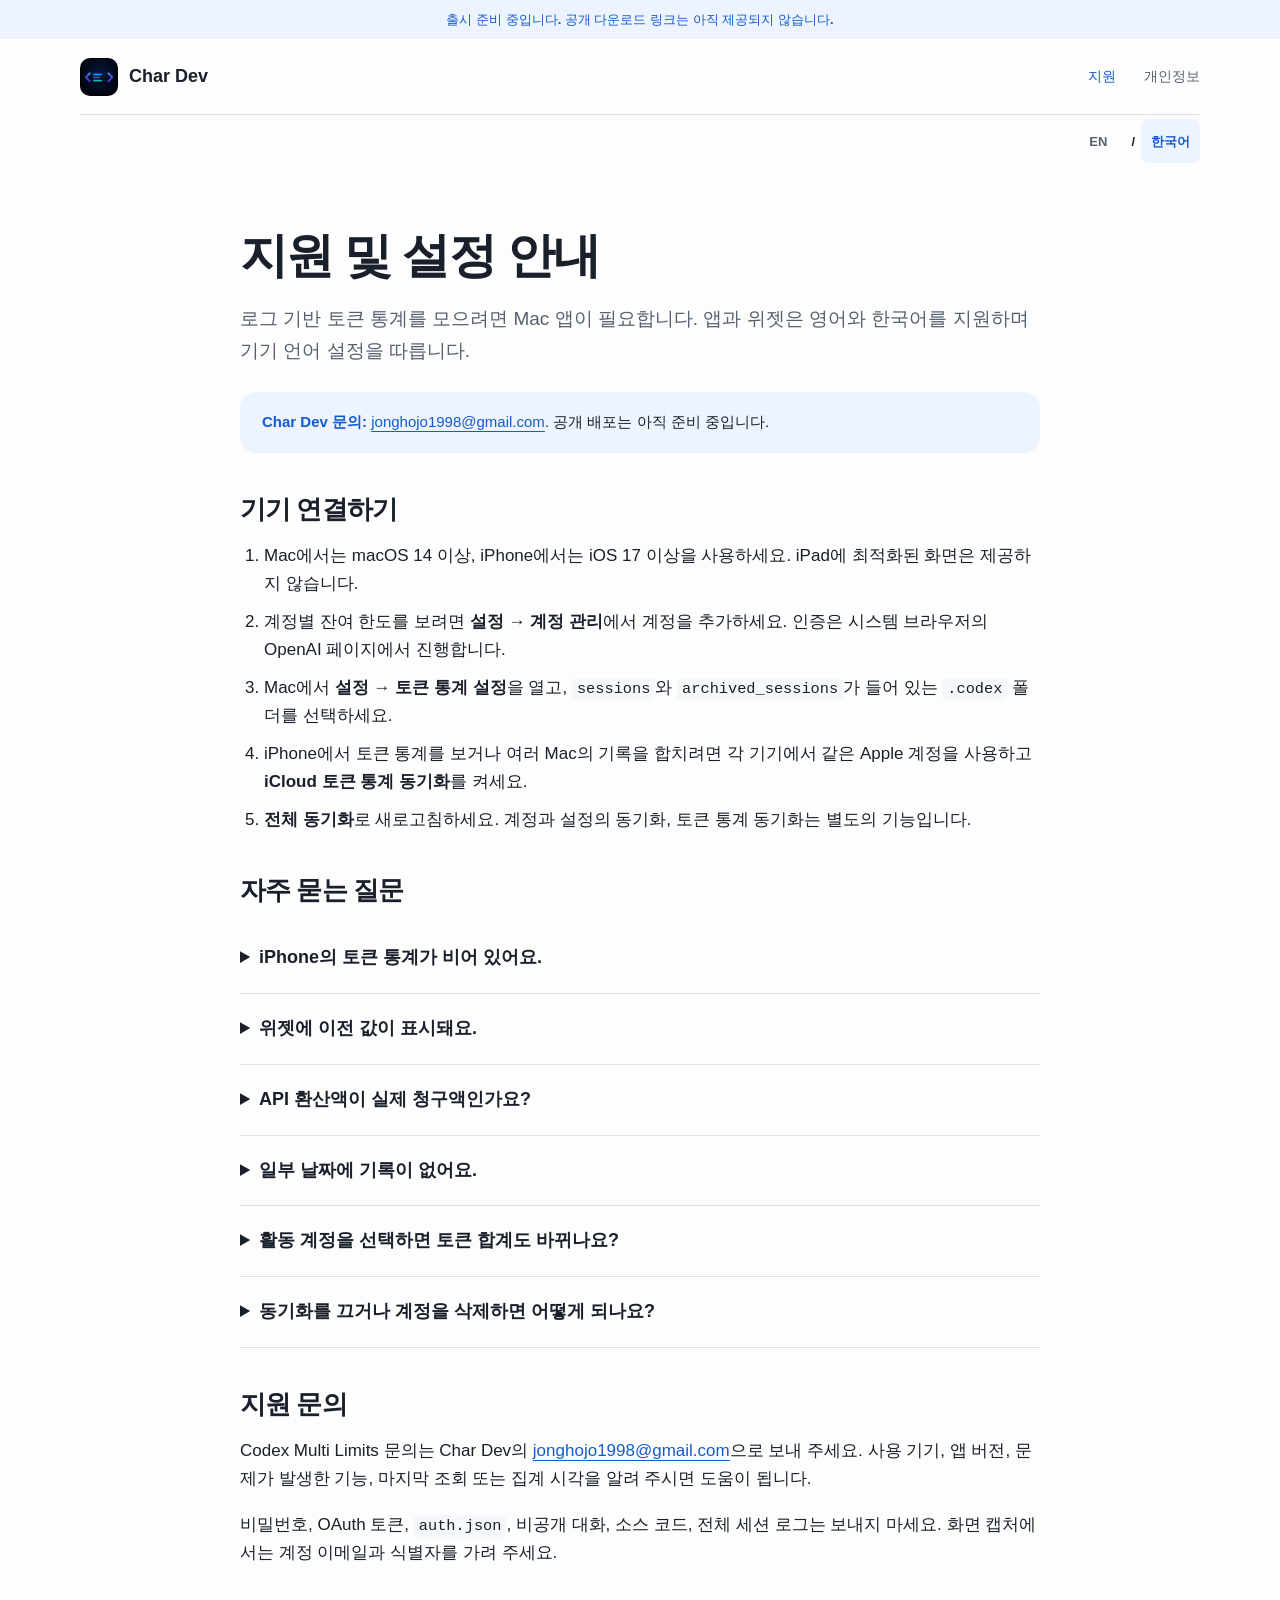
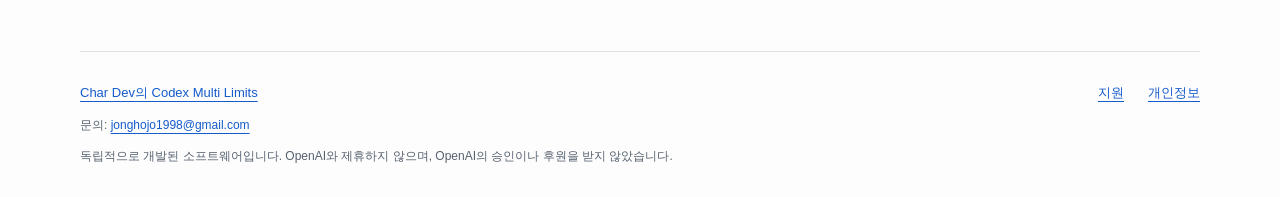
<file: ko/support.html>
<!doctype html>
<html lang="ko">
<head>
  <meta charset="utf-8"><meta name="viewport" content="width=device-width, initial-scale=1">
  <meta name="description" content="Mac과 iPhone용 Codex Multi Limits의 설정 및 문제 해결 안내입니다. 지원 문의는 Char Dev로 보내 주세요.">
  <title>지원 | Char Dev의 Codex Multi Limits</title>
  <link rel="icon" type="image/png" href="../assets/app-icon.png"><link rel="stylesheet" href="../assets/site.css">
  <link rel="alternate" hreflang="en" href="../support.html">
  <link rel="alternate" hreflang="ko" href="support.html">
</head>
<body>
  <a class="skip" href="#main">본문으로 건너뛰기</a>
  <div class="draft-bar">출시 준비 중입니다. 공개 다운로드 링크는 아직 제공되지 않습니다.</div>
  <header class="header wrap"><a class="brand" href="index.html" aria-label="Char Dev 홈"><img src="../assets/app-icon.png" width="180" height="180" alt=""><span>Char Dev</span></a><nav aria-label="주 메뉴"><a href="support.html" aria-current="page">지원</a><a href="privacy.html">개인정보</a></nav></header>
  <nav class="language-bar wrap" aria-label="웹사이트 언어"><a href="../support.html" lang="en" hreflang="en">EN</a><span aria-hidden="true">/</span><a href="support.html" lang="ko" hreflang="ko" aria-current="true">한국어</a></nav>
  <main id="main" class="document">
    <h1>지원 및 설정 안내</h1>
    <p class="lead">로그 기반 토큰 통계를 모으려면 Mac 앱이 필요합니다. 앱과 위젯은 영어와 한국어를 지원하며 기기 언어 설정을 따릅니다.</p>
    <div class="notice"><strong>Char Dev 문의:</strong> <a href="mailto:jonghojo1998@gmail.com">jonghojo1998@gmail.com</a>. 공개 배포는 아직 준비 중입니다.</div>
    <section aria-labelledby="setup-title"><h2 id="setup-title">기기 연결하기</h2>
      <ol>
        <li>Mac에서는 macOS 14 이상, iPhone에서는 iOS 17 이상을 사용하세요. iPad에 최적화된 화면은 제공하지 않습니다.</li>
        <li>계정별 잔여 한도를 보려면 <strong>설정 → 계정 관리</strong>에서 계정을 추가하세요. 인증은 시스템 브라우저의 OpenAI 페이지에서 진행합니다.</li>
        <li>Mac에서 <strong>설정 → 토큰 통계 설정</strong>을 열고, <code>sessions</code>와 <code>archived_sessions</code>가 들어 있는 <code>.codex</code> 폴더를 선택하세요.</li>
        <li>iPhone에서 토큰 통계를 보거나 여러 Mac의 기록을 합치려면 각 기기에서 같은 Apple 계정을 사용하고 <strong>iCloud 토큰 통계 동기화</strong>를 켜세요.</li>
        <li><strong>전체 동기화</strong>로 새로고침하세요. 계정과 설정의 동기화, 토큰 통계 동기화는 별도의 기능입니다.</li>
      </ol>
    </section>
    <section aria-labelledby="faq-title"><h2 id="faq-title">자주 묻는 질문</h2>
      <details><summary>iPhone의 토큰 통계가 비어 있어요.</summary><p>iPhone은 Mac의 Codex 파일을 직접 읽지 못합니다. Mac에서 로그 폴더를 연결하고 두 기기의 토큰 통계 동기화를 켠 뒤, Mac 앱이 실행 중일 때 새로고침하세요.</p></details>
      <details><summary>위젯에 이전 값이 표시돼요.</summary><p>앱은 위젯 갱신을 요청하지만 실제 반영 시각은 Apple 시스템이 결정합니다. 앱을 새로고침하고 계정 조회 시각 또는 마지막 토큰 집계 시각을 확인하세요. 잠자기 상태의 Mac은 새 로컬 기록을 업로드하지 못합니다.</p></details>
      <details><summary>API 환산액이 실제 청구액인가요?</summary><p>아닙니다. 기록된 토큰과 모델별 표준 단가로 계산한 추정 금액입니다. 구독료, 세금, 도구 비용, 긴 문맥 추가요금, 속도나 서비스 등급에 따른 추가요금은 제외합니다. 단가를 알 수 없는 모델의 토큰은 합계에 포함하지만, 단가를 지정할 때까지 금액에서는 제외합니다.</p></details>
      <details><summary>일부 날짜에 기록이 없어요.</summary><p>남아 있는 Codex 로그만 집계합니다. 웹에서만 사용한 기록, 삭제된 원본 로그, 아직 동기화하지 않은 다른 Mac의 기록은 빠질 수 있습니다. 빈 날짜는 집계된 기록이 없다는 뜻이며, 그날 Codex를 사용하지 않았다는 뜻은 아닙니다.</p></details>
      <details><summary>활동 계정을 선택하면 토큰 합계도 바뀌나요?</summary><p>아닙니다. 토큰 합계와 일별 그래프는 모든 Mac과 계정을 합산합니다. 활동 화면의 계정 선택은 주간 한도 활동 히트맵에만 적용됩니다.</p></details>
      <details><summary>동기화를 끄거나 계정을 삭제하면 어떻게 되나요?</summary><p>동기화를 끄면 동기화가 중단되지만 기존 캐시나 클라우드 기록은 삭제되지 않습니다. 계정을 삭제해도 전체 토큰 통계나 OpenAI 계정은 지워지지 않습니다. <a href="privacy.html#retention">보관 및 삭제 범위</a>를 확인해 주세요.</p></details>
    </section>
    <section id="contact" aria-labelledby="contact-title"><h2 id="contact-title">지원 문의</h2><p>Codex Multi Limits 문의는 Char Dev의 <a href="mailto:jonghojo1998@gmail.com">jonghojo1998@gmail.com</a>으로 보내 주세요. 사용 기기, 앱 버전, 문제가 발생한 기능, 마지막 조회 또는 집계 시각을 알려 주시면 도움이 됩니다.</p><p>비밀번호, OAuth 토큰, <code>auth.json</code>, 비공개 대화, 소스 코드, 전체 세션 로그는 보내지 마세요. 화면 캡처에서는 계정 이메일과 식별자를 가려 주세요.</p></section>
  </main>
  <footer class="footer wrap"><div class="footer-top"><a href="index.html">Char Dev의 Codex Multi Limits</a><div class="footer-links"><a href="support.html">지원</a><a href="privacy.html">개인정보</a></div></div><p>문의: <a href="mailto:jonghojo1998@gmail.com">jonghojo1998@gmail.com</a></p><p>독립적으로 개발된 소프트웨어입니다. OpenAI와 제휴하지 않으며, OpenAI의 승인이나 후원을 받지 않았습니다.</p></footer>
</body>
</html>
</file>
<file: assets/site.css>
/* Native CSS, Apple utility aesthetic. Dials: variance 4 / motion 2 / density 3.
   A single soft radius applies to controls and framed product images. */
:root { color-scheme: light dark; --bg: #fdfdfd; --surface: #f5f7fa; --text: #19202b; --muted: #566170; --line: #dce1e8; --accent: #145bcc; --accent-soft: #edf4ff; --radius: 16px; }
* { box-sizing: border-box; }
html { scroll-behavior: smooth; }
body { margin: 0; background: var(--bg); color: var(--text); font-family: -apple-system, BlinkMacSystemFont, "Segoe UI", sans-serif; font-size: 17px; line-height: 1.65; -webkit-font-smoothing: antialiased; }
a { color: var(--accent); text-decoration-thickness: 1px; text-underline-offset: 4px; }
a:hover { text-decoration-thickness: 2px; }
a:focus-visible, summary:focus-visible { outline: 3px solid var(--accent); outline-offset: 5px; border-radius: 4px; }
img { display: block; max-width: 100%; height: auto; }
h1, h2, h3, p, figure { margin: 0; }
h1, h2, h3 { line-height: 1.12; letter-spacing: -.035em; }
h1 { font-size: clamp(36px, 4.6vw, 58px); font-weight: 680; }
h2 { font-size: clamp(29px, 3vw, 40px); font-weight: 650; }
h3 { font-size: 23px; font-weight: 650; }
p + p { margin-top: 18px; }
.wrap { width: min(1120px, calc(100% - 64px)); margin-inline: auto; }
.skip { position: absolute; left: 20px; top: -80px; padding: 10px 16px; background: var(--bg); z-index: 2; }
.skip:focus { top: 10px; }
.draft-bar { padding: 9px 24px; text-align: center; font-size: 13px; font-weight: 550; color: var(--accent); background: var(--accent-soft); }
.header { display: flex; align-items: center; justify-content: space-between; gap: 24px; height: 76px; border-bottom: 1px solid var(--line); }
.brand { display: flex; align-items: center; gap: 11px; color: var(--text); text-decoration: none; font-size: 18px; font-weight: 660; white-space: nowrap; }
.brand img { width: 38px; height: 38px; border-radius: 10px; }
nav { display: flex; align-items: center; gap: 28px; font-size: 14px; font-weight: 550; }
nav a { color: var(--muted); text-decoration: none; }
nav a:hover, nav a[aria-current="page"] { color: var(--accent); }
.language-bar { display: flex; justify-content: flex-end; gap: 6px; height: 52px; font-size: 13px; }
.language-bar a { display: inline-flex; align-items: center; justify-content: center; min-width: 54px; min-height: 44px; padding: 3px 10px; border-radius: 8px; }
.language-bar a[aria-current="true"] { background: var(--accent-soft); color: var(--accent); font-weight: 700; }
.hero { display: grid; grid-template-columns: .92fr 1.08fr; align-items: center; gap: 52px; padding-block: 68px 56px; }
.hero-copy p { margin-top: 24px; max-width: 420px; color: var(--muted); font-size: 19px; line-height: 1.6; }
.actions { display: flex; flex-wrap: wrap; gap: 14px; align-items: center; margin-top: 30px; }
.button { display: inline-flex; align-items: center; justify-content: center; padding: 11px 21px; border-radius: var(--radius); color: #fdfdfd; background: var(--accent); font-size: 15px; font-weight: 650; text-decoration: none; white-space: nowrap; transition: transform .15s ease; }
.button:hover { text-decoration: none; transform: translateY(-1px); }
.button:active { transform: translateY(1px); }
.quiet-link { font-size: 15px; font-weight: 600; }
.product-image { overflow: hidden; border: 1px solid var(--line); border-radius: var(--radius); background: #202020; }
figcaption { padding-top: 13px; color: var(--muted); font-size: 12px; line-height: 1.55; }
.compatibility { display: grid; grid-template-columns: 1fr 1fr 1.35fr; gap: 32px; padding-block: 24px; border-top: 1px solid var(--line); border-bottom: 1px solid var(--line); }
.compatibility strong { display: block; font-size: 15px; }
.compatibility span { display: block; margin-top: 3px; color: var(--muted); font-size: 13px; }
.section { padding-block: 84px; scroll-margin-top: 32px; }
.section-intro { max-width: 650px; }
.section-intro p { margin-top: 17px; color: var(--muted); }
.features { display: grid; grid-template-columns: 1fr 1fr; gap: 38px 64px; margin-top: 38px; }
.feature { padding-top: 22px; border-top: 1px solid var(--line); }
.feature p { margin-top: 12px; color: var(--muted); font-size: 16px; max-width: 460px; }
.workflow { background: var(--surface); }
.workflow-grid { display: grid; grid-template-columns: 1.3fr .7fr; align-items: center; gap: 100px; }
.workflow-copy > p { margin-top: 19px; color: var(--muted); max-width: 590px; }
.steps { padding: 0; margin: 26px 0 0; list-style: none; }
.steps li { margin-top: 22px; }
.steps strong { display: block; font-size: 17px; }
.steps span { display: block; color: var(--muted); font-size: 15px; margin-top: 4px; max-width: 540px; }
.phone-figure { max-width: 310px; justify-self: end; }
.notes { display: grid; grid-template-columns: 1fr 1fr; gap: 60px; }
.notes p { margin-top: 17px; color: var(--muted); }
.notes a { display: inline-block; margin-top: 19px; font-size: 15px; font-weight: 600; }
.footer { padding-block: 30px; border-top: 1px solid var(--line); color: var(--muted); font-size: 13px; }
.footer-top { display: flex; justify-content: space-between; gap: 24px; }
.footer-links { display: flex; gap: 24px; }
.footer p { max-width: 730px; margin-top: 12px; font-size: 12px; }
.document { width: min(800px, calc(100% - 64px)); margin-inline: auto; padding-block: 62px 84px; }
.document h1 { font-size: clamp(36px, 5vw, 48px); }
.document .lead { margin-top: 20px; color: var(--muted); font-size: 19px; }
.document section { margin-top: 42px; scroll-margin-top: 30px; }
.document h2 { font-size: 26px; margin-bottom: 18px; }
.document h3 { font-size: 20px; margin-bottom: 8px; }
.document ul, .document ol { padding-left: 24px; }
.document li + li { margin-top: 10px; }
.notice { margin-top: 26px; padding: 18px 22px; border-radius: var(--radius); background: var(--accent-soft); font-size: 15px; }
.notice strong { color: var(--accent); }
details { padding-block: 20px; border-bottom: 1px solid var(--line); }
summary { font-size: 18px; font-weight: 600; cursor: pointer; }
details p { margin-top: 16px; color: var(--muted); }
code { font-size: .9em; background: var(--surface); padding: 2px 5px; border-radius: 4px; }
.table-scroll { overflow-x: auto; margin-block: 22px; }
table { width: 100%; border-collapse: collapse; font-size: 15px; }
th, td { text-align: left; vertical-align: top; padding: 14px 12px; border-bottom: 1px solid var(--line); }
th { font-weight: 650; }
td:first-child { width: 28%; font-weight: 600; }
.fine { color: var(--muted); font-size: 14px; }
@media (prefers-color-scheme: dark) {
  :root { --bg: #161b23; --surface: #1f2631; --text: #eef2f8; --muted: #b0bccb; --line: #354151; --accent: #83b2ff; --accent-soft: #21344e; }
  .button { color: #10223d; }
}
@media (max-width: 767px) {
  .wrap, .document { width: calc(100% - 40px); }
  .header { height: 70px; gap: 15px; }
  .brand { font-size: 15px; gap: 8px; }
  .brand img { width: 31px; height: 31px; }
  nav { gap: 16px; font-size: 13px; }
  .nav-features { display: none; }
  .hero { grid-template-columns: 1fr; gap: 34px; padding-block: 42px; }
  .hero-copy p { font-size: 17px; margin-top: 20px; }
  .actions { margin-top: 24px; }
  .compatibility { grid-template-columns: 1fr 1fr; gap: 20px; padding-block: 22px; }
  .compatibility div:last-child { grid-column: 1 / -1; }
  .section { padding-block: 54px; }
  .features, .notes { grid-template-columns: 1fr; gap: 28px; }
  .features { margin-top: 26px; }
  .workflow-grid { grid-template-columns: 1fr; gap: 34px; }
  .phone-figure { justify-self: center; width: min(100%, 310px); }
  .footer-top { flex-direction: column; gap: 14px; }
  .document { padding-block: 40px 60px; }
  .document .lead { font-size: 17px; }
  .draft-bar { padding-inline: 18px; font-size: 12px; }
}
@media (max-width: 360px) { .brand span { max-width: 140px; overflow: hidden; text-overflow: ellipsis; } nav { gap: 12px; } }
@media (prefers-reduced-motion: reduce) { html { scroll-behavior: auto; } .button { transition: none; } }
</file>
